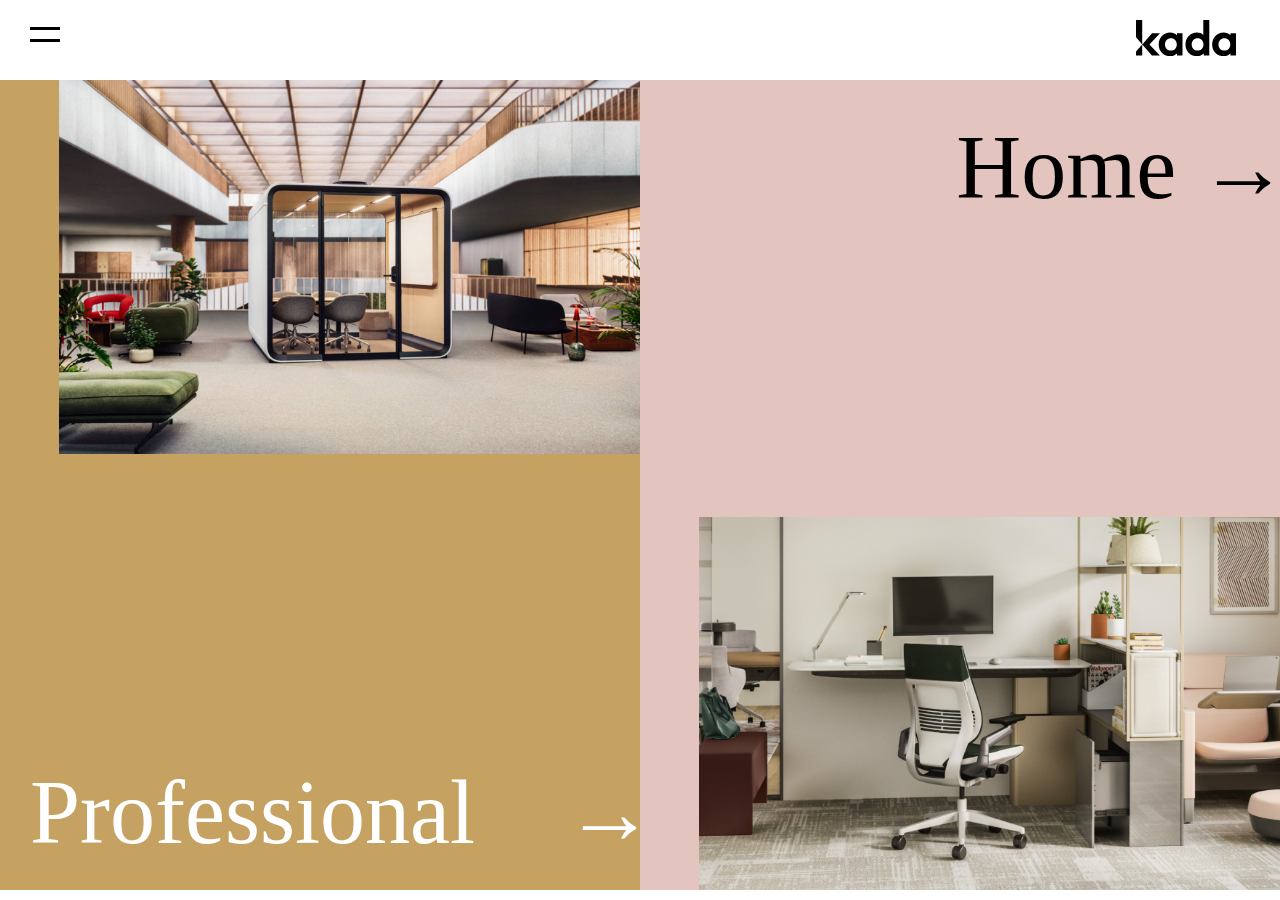
<file: index.html>
<!DOCTYPE html>
<html lang="en">
<head>
    <meta charset="UTF-8">
    <meta name="viewport" content="width=device-width, initial-scale=1.0">
    <title>Commercial and Residential Premium Furniture | Kada</title>

    <!-- Fav-Icon -->
     <link rel="shortcut icon" href="/Assets/Icons/favicon-32x32.webp" type="image/x-icon">

    <!--CSS Link -->
    <link rel="stylesheet" href="/CSS/Main-page css/main.css">
</head>
<body>

    <!-- header (containing the nav) starts here-->
    <header>
        
<!--nav  -->
<nav>
    <menu>
        <li>
            <button id="checkbox"></button>               
            <!-- <label for="checkbox"></label>
            <input type="checkbox" name="" id="checkbox">  -->
        </li>

        <li>
            <a href="">
                <svg version="1.1" id="Layer_1" xmlns="http://www.w3.org/2000/svg" xmlns:xlink="http://www.w3.org/1999/xlink" x="0px" y="0px" width="100px" height="36.2px" viewBox="0 0 100 36.2" style="enable-background:new 0 0 100 36.2;" xml:space="preserve">
<g>
    <path d="M46.5,13.2v22.4H41v-2.1c-1.8,1.7-4.2,2.7-6.9,2.7c-6.5,0-11.4-5.2-11.4-11.8c0-6.6,4.9-11.8,11.4-11.8
        c2.7,0,5.1,1,6.9,2.7v-2.1H46.5z M40.8,24.4c0-3.6-2.5-6.2-5.9-6.2c-3.4,0-5.9,2.7-5.9,6.2c0,3.6,2.5,6.2,5.9,6.2
        C38.3,30.6,40.8,28,40.8,24.4 M73.3,0v35.6h-5.5v-2.1c-1.8,1.7-4.2,2.7-6.9,2.7c-6.5,0-11.4-5.2-11.4-11.8
        c0-6.6,4.9-11.8,11.4-11.8c2.5,0,4.7,0.9,6.4,2.3V0H73.3z M67.5,24.4c0-3.6-2.5-6.2-5.9-6.2c-3.4,0-5.9,2.7-5.9,6.2
        c0,3.6,2.5,6.2,5.9,6.2C65,30.6,67.5,28,67.5,24.4 M100,13.2v22.4h-5.5v-2.1c-1.8,1.7-4.2,2.7-6.9,2.7c-6.5,0-11.4-5.2-11.4-11.8
        c0-6.6,4.9-11.8,11.4-11.8c2.7,0,5.1,1,6.9,2.7v-2.1H100z M94.3,24.4c0-3.6-2.5-6.2-5.9-6.2c-3.4,0-5.9,2.7-5.9,6.2
        c0,3.6,2.5,6.2,5.9,6.2C91.8,30.6,94.3,28,94.3,24.4 M13.4,24.4l10.5,11.2h-8L6.2,24.4L16,13.2h8L13.4,24.4z M0,35.6h6.2V24.4
        L0,31.5V35.6z M0,0v17.3l6.2,7.1V0H0z"></path>
</g>
</svg>

</a>
        </li>
    </menu>
</nav>

<!-- top-Nav -->
 <section id="top-nav">

    <!-- Section containing all the Products -->
     <section class="allProducts">
          <!-- Professional Products -->
<div>
    <h3>Professional Products</h3>
    
    <ul>
        <li><a href="">Online Shop</a></li>
        <li><a href="">Accessories</a></li>
        <li><a href="">Architectural Elements</a></li>
        <li><a href="">Chairs</a></li>
        <li><a href="">Lighting</a></li>
        <li><a href="">Soft Seating</a></li>
        <li><a href="">Storage</a></li>
        <li><a href="">Tables</a></li>
        <li><a href="">Workstations & Desking</a></li>
        <li><a href="">Short Lead</a></li>
        <li><a href="">Clearance Furniture</a></li>
    </ul>
    
    </div>
    
    
    <!-- Brands -->
    <div class="brands">
        <h3>Brands</h3>
        <ul>
            <li><a href="">Actiu</a></li>
            <li><a href="">Artek</a></li>
            <li><a href="">Dauphin</a></li>
            <li><a href="">Framery</a></li>
            <li><a href="">NZ Made</a></li>
            <li><a href="">Schiavello</a></li>
            <li><a href="">Steelcase</a></li>
            <li><a href="">Viccarbe</a></li>
            <li><a href="">Vitra</a></li>
        </ul>
    </div>
    
    <!-- Designers -->
     <div>
        <h3>Designers</h3>
        <ul>
            <li><a href="">Alvar Aalto</a></li>
            <li><a href="">Antonio Citterio</a></li>
            <li><a href="">Edward Barder and Jay</a></li>
            <li><a href="">Osgerby</a></li>
            <li><a href="">Ivan Woods</a></li>
            <li><a href="">Jasper Morrison</a></li>
            <li><a href="">Ronan and Erwan Bourollec</a></li>
            <li><a href="">All Designers</a></li>
           
        </ul>
     </div>
    
     <!-- Kada -->
      <div>
        <h3>Kada</h3>
        <ul>
            <li><a href="">About us</a></li>
            <li><a href="">Team</a></li>
            <li><a href="">Kada Logistics</a></li>
            <li><a href="">Portfolio</a></li>
        </ul>
      </div>
    
      <!-- Contact -->
       <div class="Contact">
           <h3>Contact</h3>
       </div>
    
       <!-- Search -->
        <div>
            <label for="search"></label>
            <input title="Search for:" placeholder="Search" type="search" name="label" id="">
        </div>
      
    
     </section>

     <!-- site mode -->
      <section class="siteMode">
        <p>Site Mode:</p>
        <a href=""><button>Home</button></a>
       <a href=""><button>Professional</button></a> 
      </section>

     </section>
   

    </header>
    <!-- header (containing the nav) ends here-->

<!-- main starts here-->
 <main>

    <!-- Professional section -->
<section class="Professional-section">
    <a href="">
        <img src="./Assets/Images/Main Page Images/Professional-img.jpg" alt="Professional-img.jpg">
        <h2>Professional <span>→</span></h2>
    </a>
</section>

<!-- Home section -->
<section class="Home-section">
    <a href="">
        <h2>Home <span>→</span></h2>
        <img src="./Assets/Images/Main Page Images/Home-img.png" loading="lazy" alt="Home-img.png">
    </a>
</section>

 </main>
<!-- main ends here -->


</body>
</html>
</file>
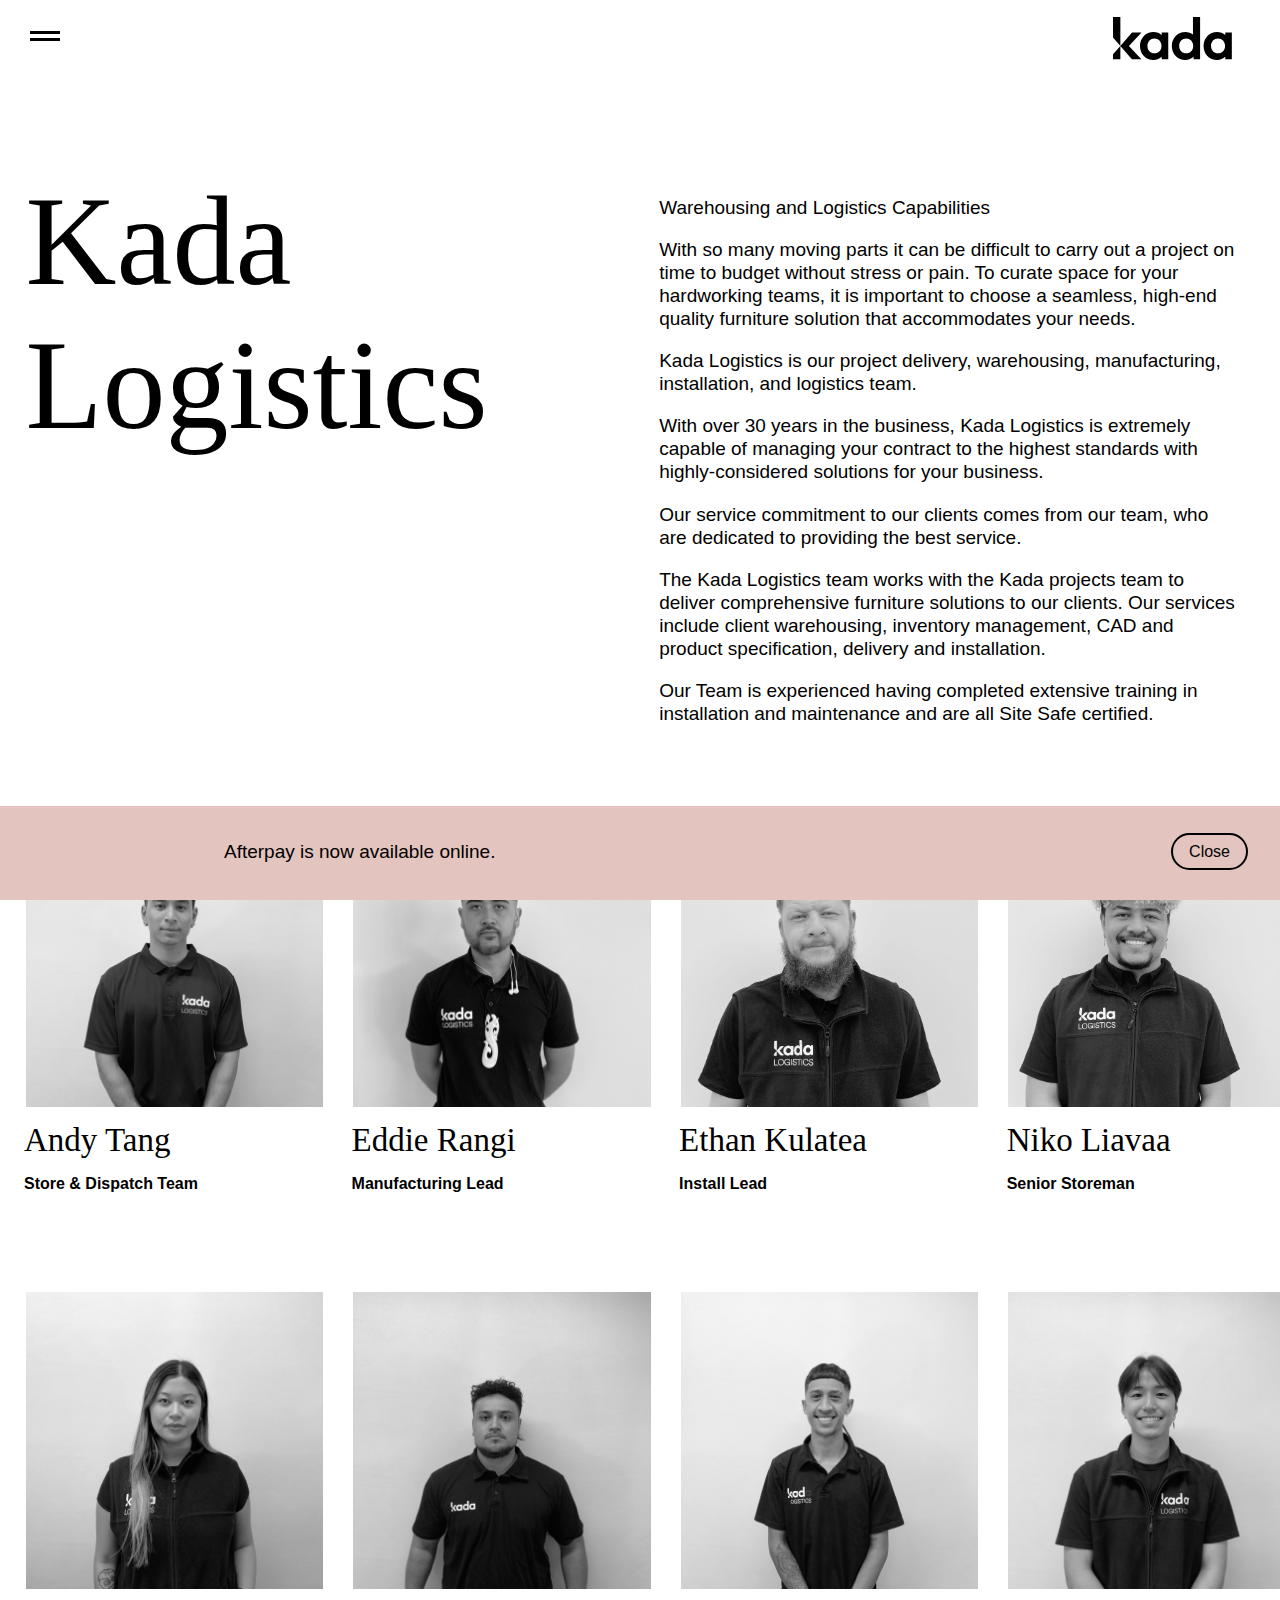
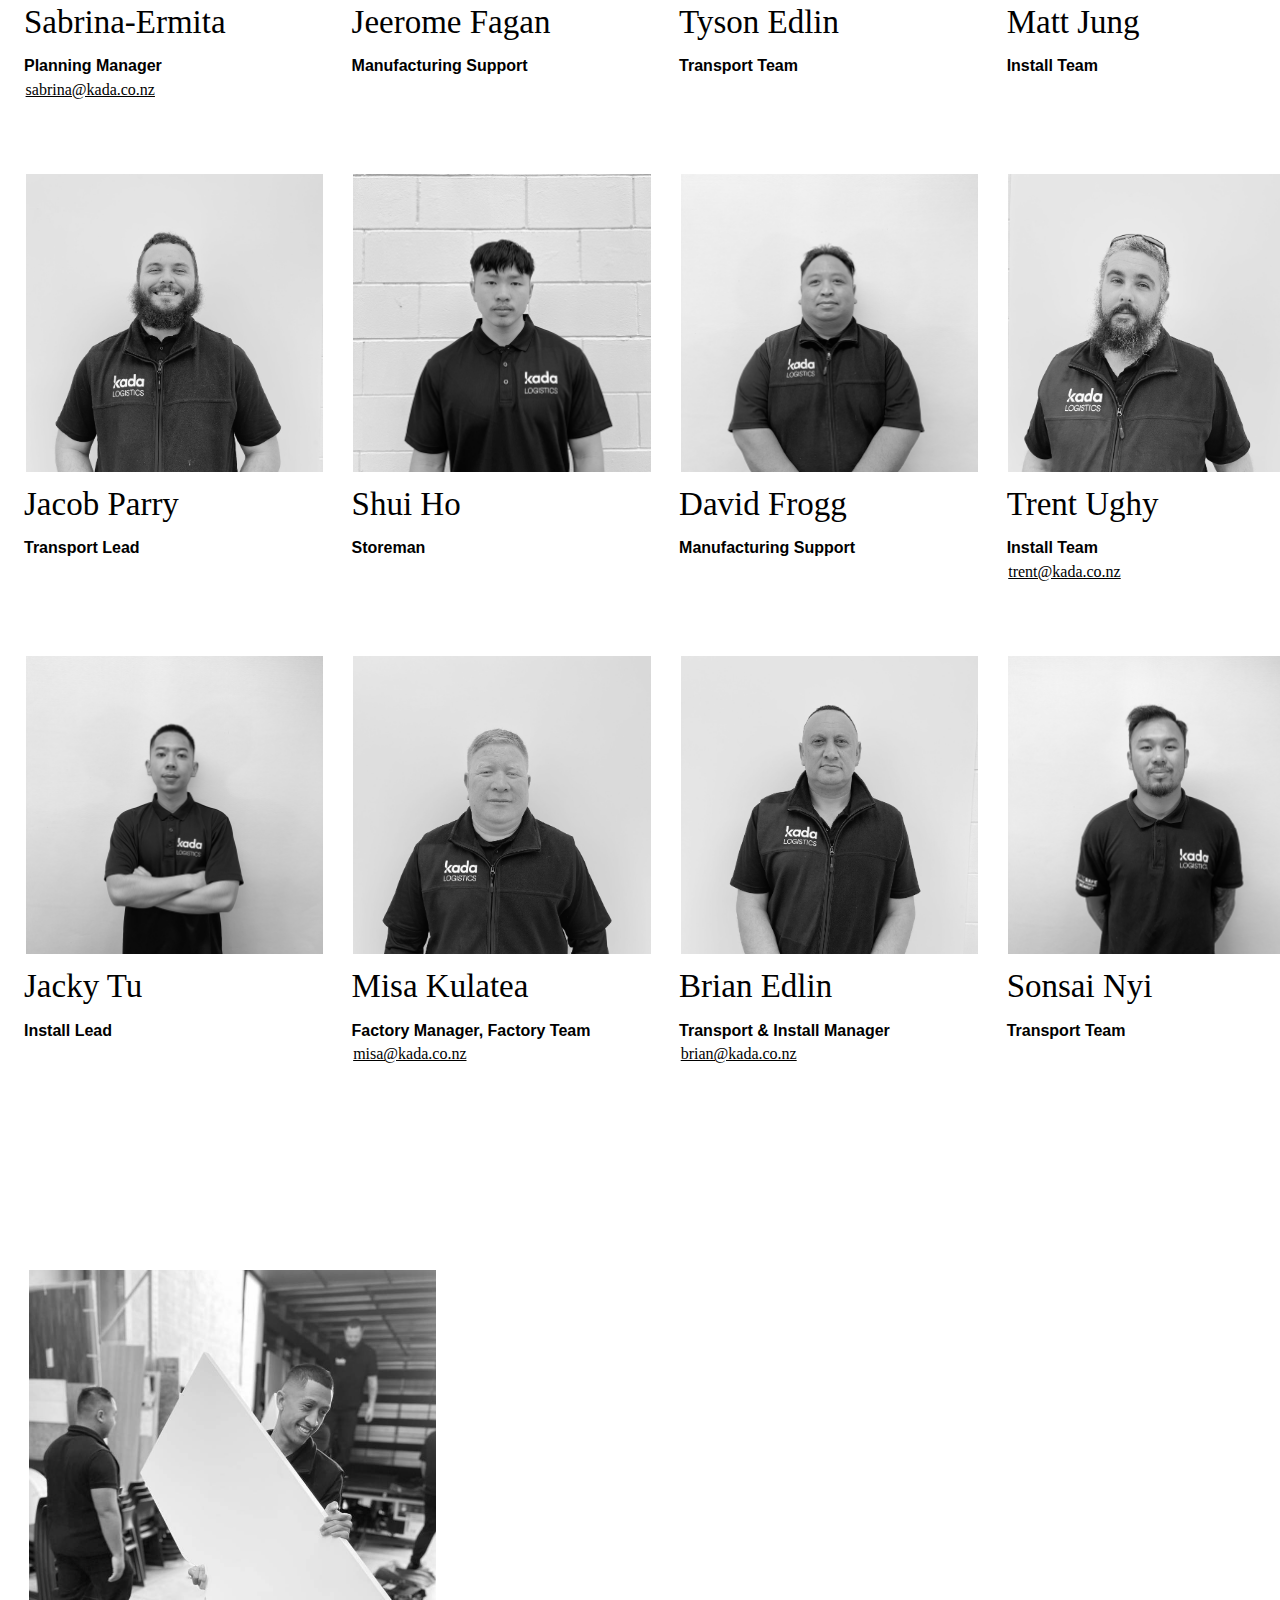
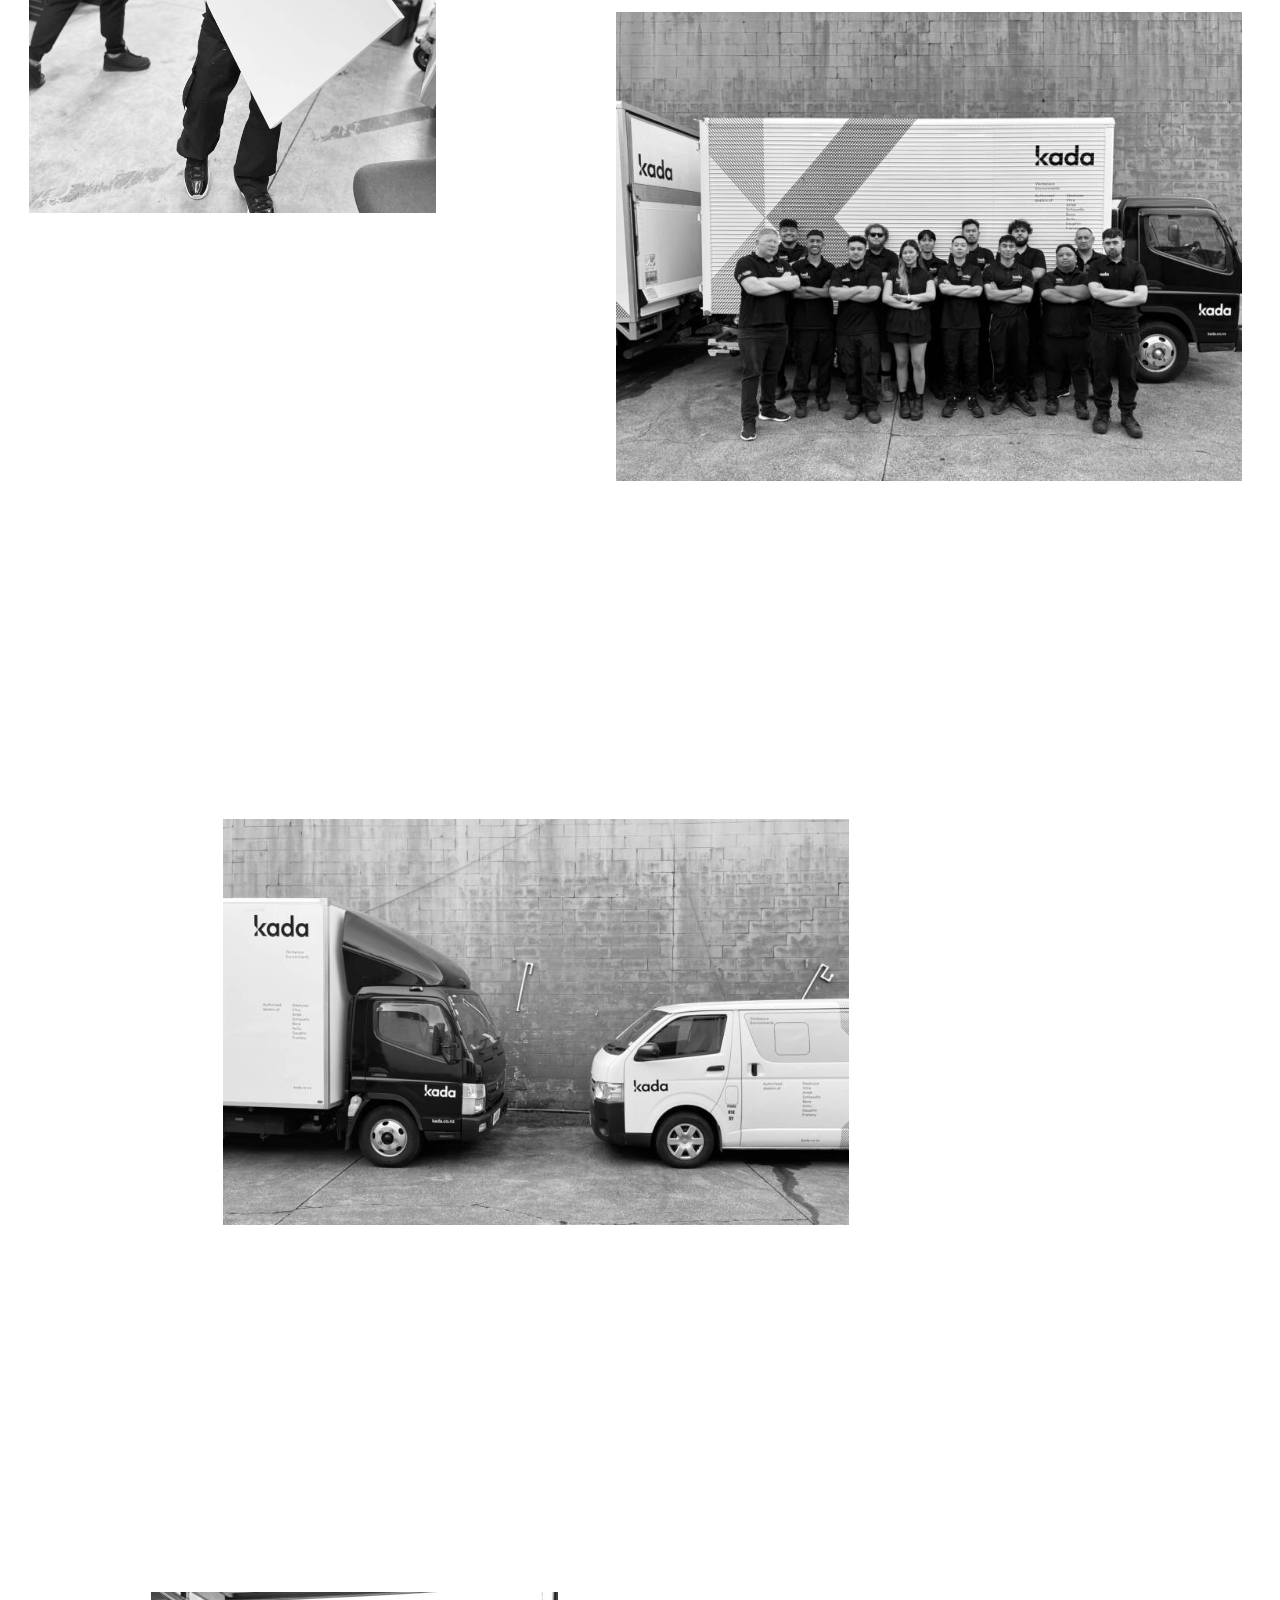
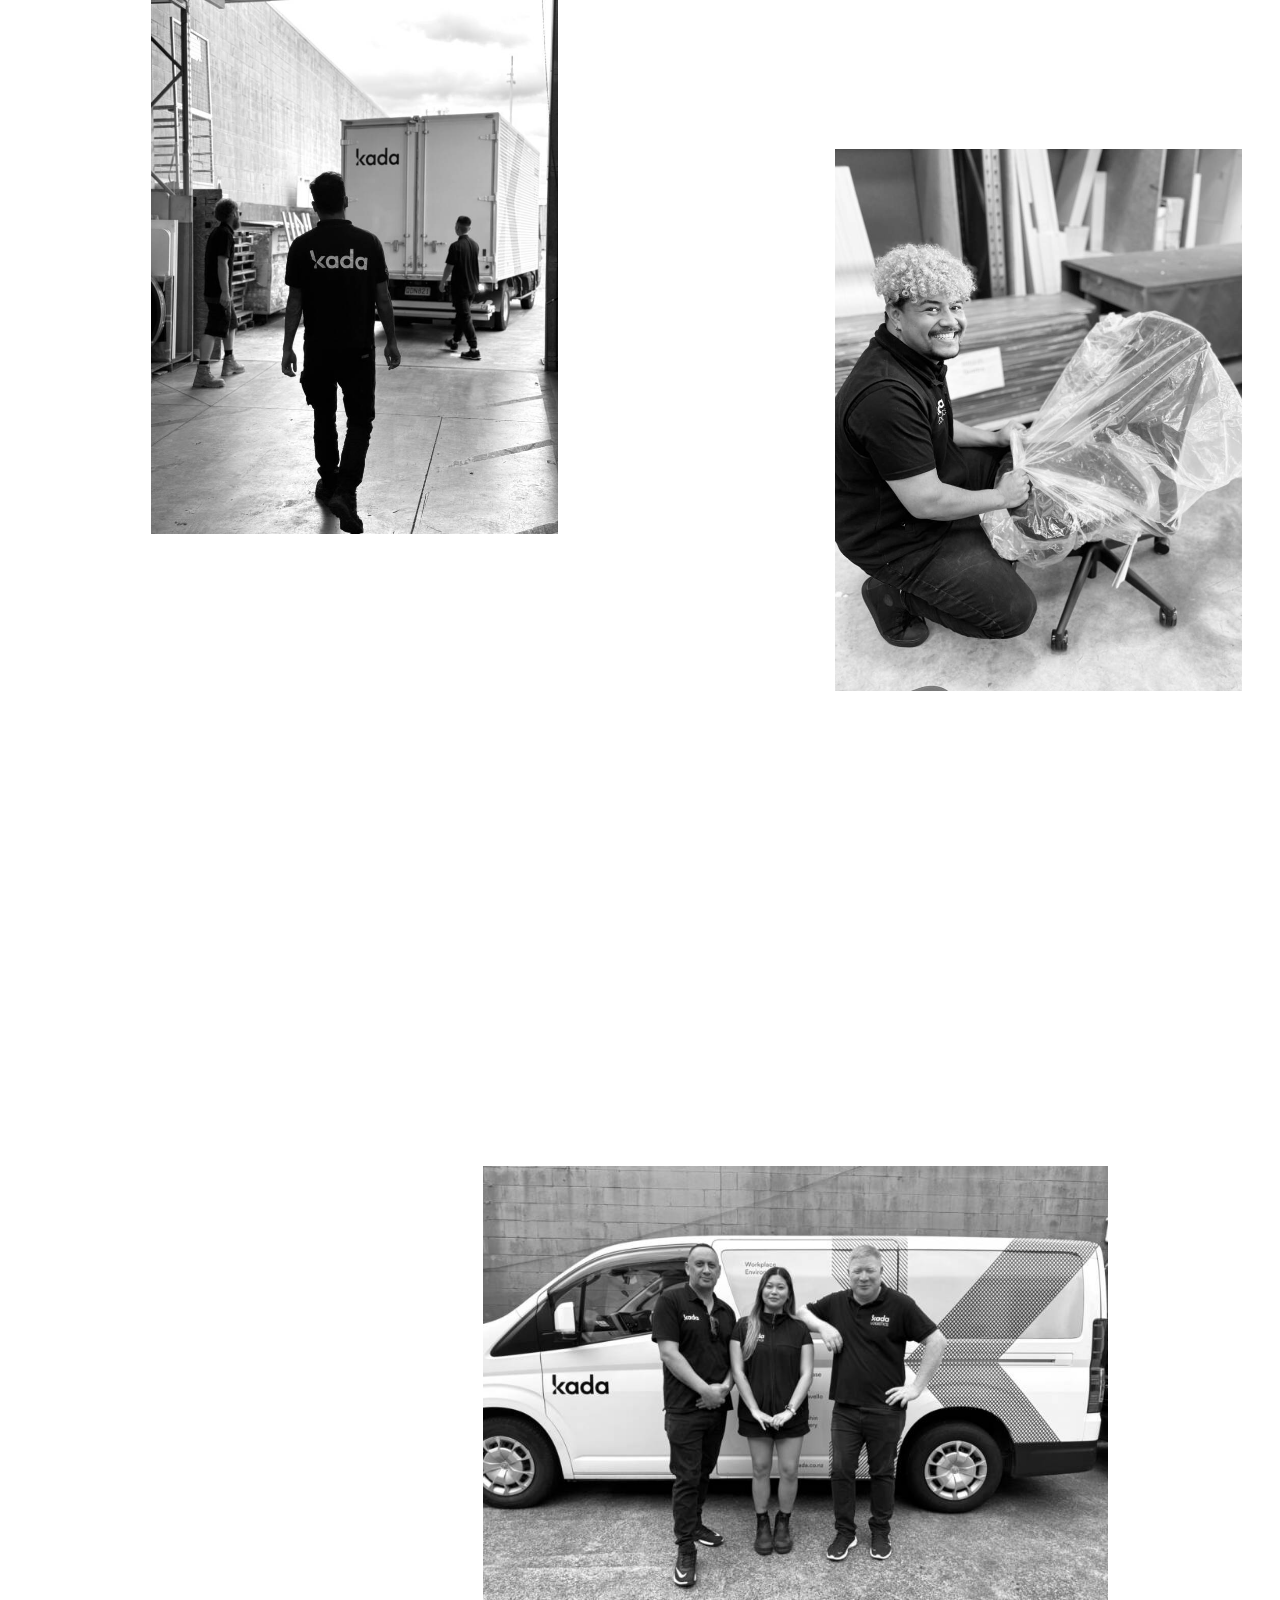
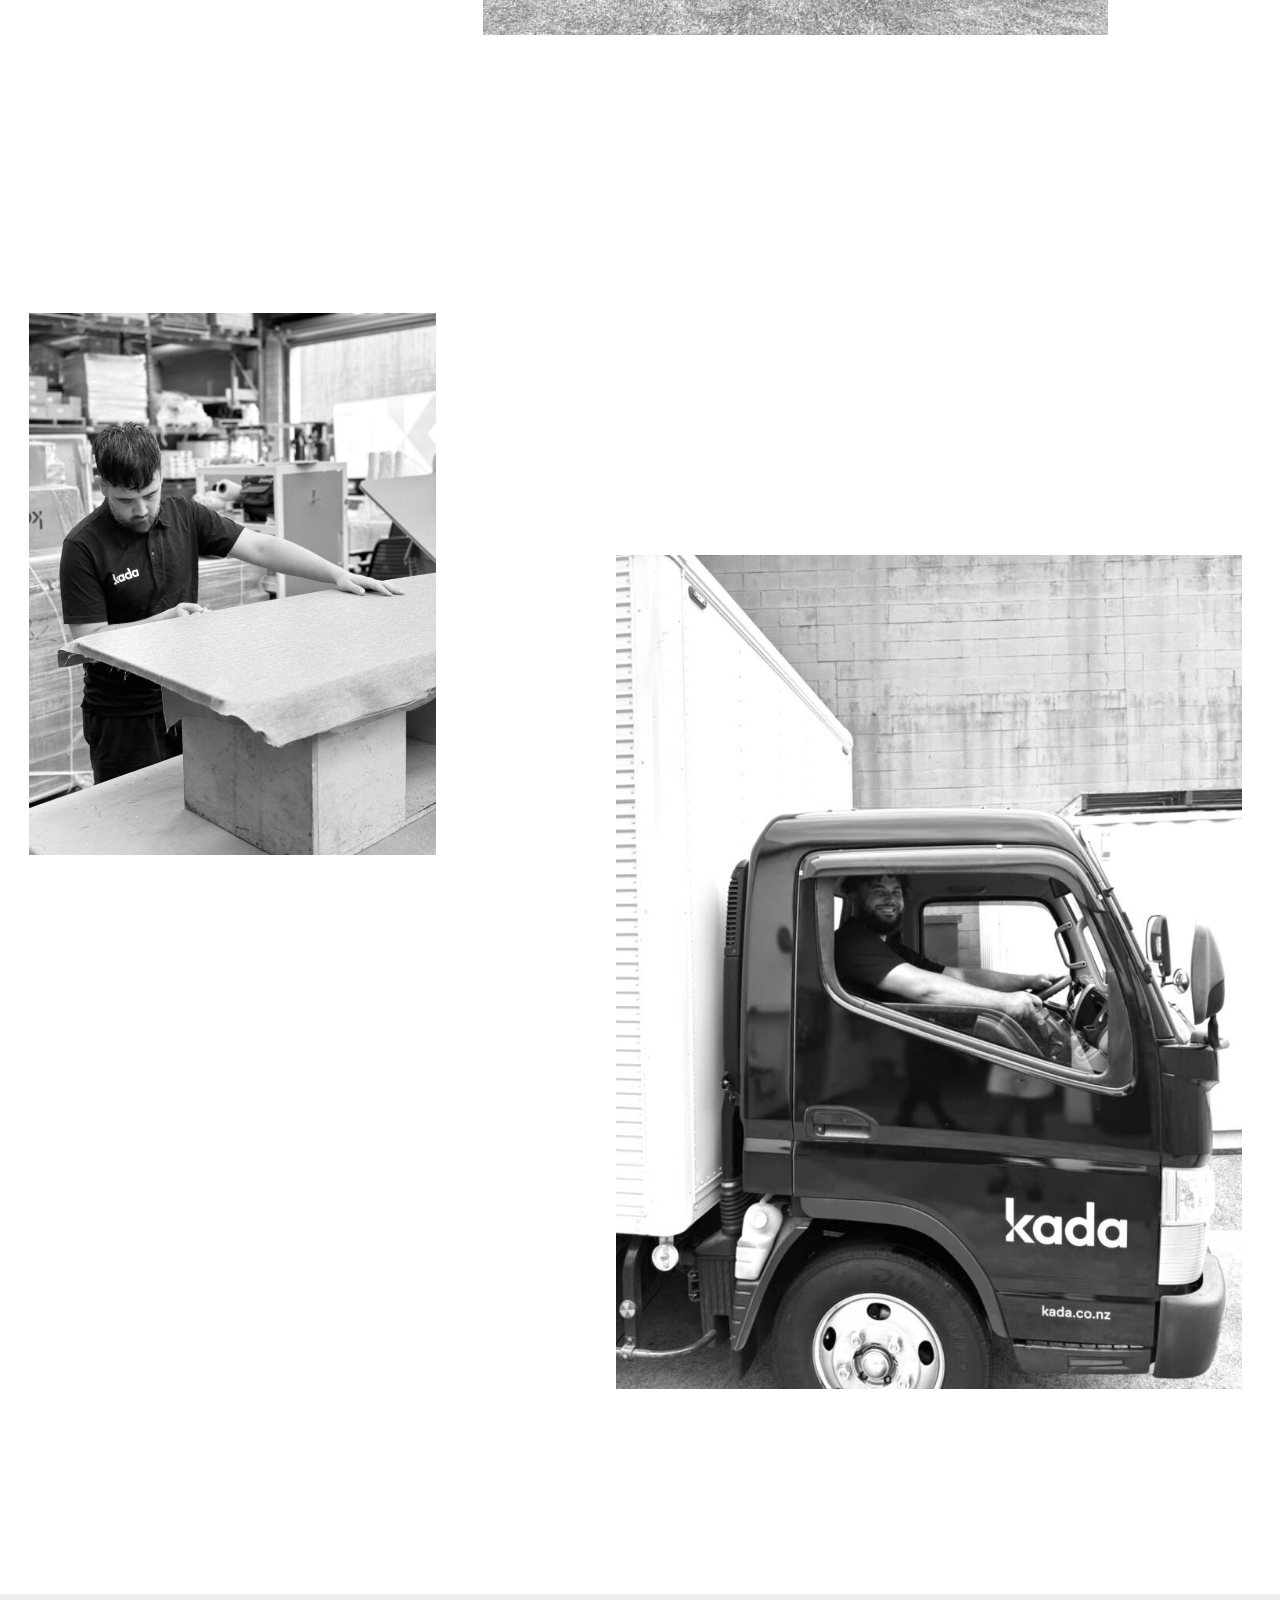
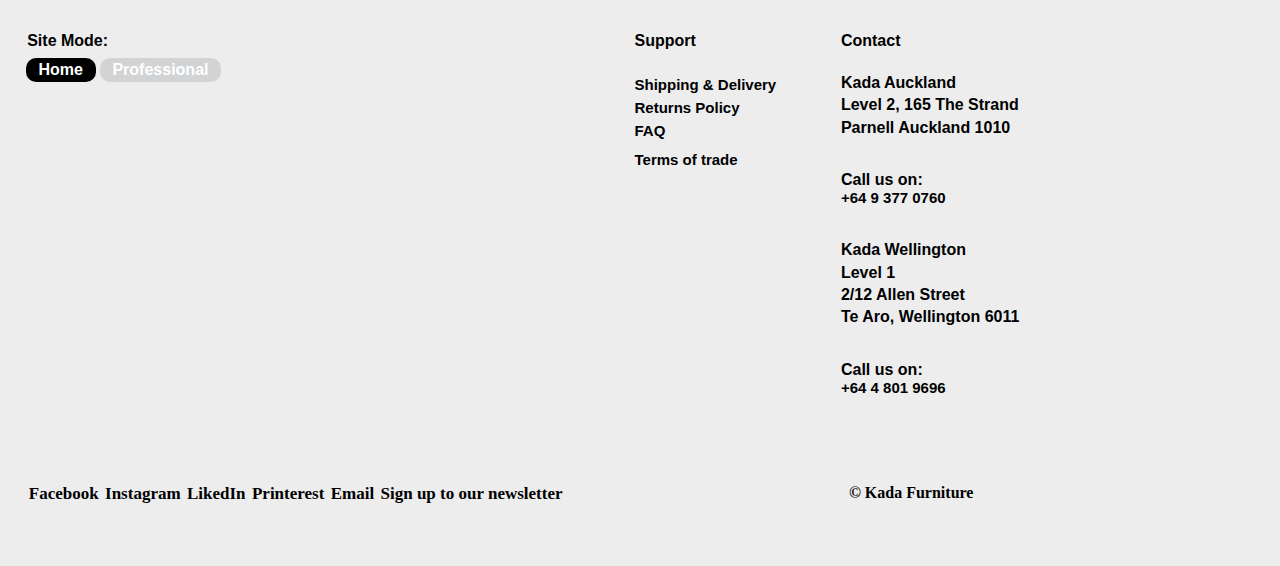
<file: Pages/logistics-page/logistics.html>
<!DOCTYPE html>
<html lang="en">
<head>
<meta charset="UTF-8" />
<meta
name="viewport"
content="width=device-width, initial-scale=1.0" />
<title>Kada Logistics | Kada</title>
<!-- Fav-Icon Link-->
<link
rel="shortcut icon"
href="/Assets/Icons/favicon-32x32.webp"
type="image/x-icon" />

<!-- Functionality CSS -->
<link
rel="stylesheet"
href="/CSS/logistics-css/functionality.css" />

<!-- default CSS -->
<link
rel="stylesheet"
href="/CSS/logistics-css/default.css" />

<!-- smartphone -->
<link
rel="stylesheet"
href="/CSS/logistics-css/smartphone.css"
media="screen and (max-width:480px)" />

<!-- tablets -->
<link
rel="stylesheet"
href="/CSS/logistics-css/tablet.css"
media="screen and (min-width:481px) and (max-width:767px)" />

<!-- desktop -->
<link
rel="stylesheet"
href="/CSS/logistics-css/desktop.css"
media="screen and (min-width:768px) and (max-width:1024px)" />
</head>
<body>


<!-- header (containing the nav) starts here-->
<header>
<!--nav  -->
<nav>
<menu>
<li>
<input
type="checkbox"
name="menu-checkbox"
id="menu-checkbox" />
<label
for="menu-checkbox"
id="menu-bar"></label>
</li>

<!-- top-Nav -->
<li id="top-nav">
<!-- Section containing all the Products -->
<section class="allProducts">
<!-- SiteMode Switcher Products (Home and Professional products) starts here-->
<div class="homeAndProfessionalProducts">
<!-- Home Products starts here -->
<div
class="homeProducts"
id="homeProducts">
<h4>Home Products</h4>
<ul>
<li><a href="">Online Shop</a></li>
<li><a href="">Accessories</a></li>
<li><a href="">Dining & Kitchen</a></li>
<li><a href="">Home Office / Study</a></li>
<li><a href="">Lighting</a></li>
<li><a href="">Living</a></li>
<li><a href="">Short Lead</a></li>
<li><a href="">Clearance Furniture</a></li>
</ul>
</div>
<!-- Home Products ends here -->

<!-- Professional Products starts here-->
<div
class="professionalProducts"
id="professionalProducts">
<h4>Professional Products</h4>

<ul>
<li><a href="">Online Shop</a></li>
<li><a href="">Accessories</a></li>
<li><a href="">Architectural Elements</a></li>
<li><a href="">Chairs</a></li>
<li><a href="">Lighting</a></li>
<li><a href="">Soft Seating</a></li>
<li><a href="">Storage</a></li>
<li><a href="">Tables</a></li>
<li><a href="">Workstations & Desking</a></li>
<li><a href="">Short Lead</a></li>
<li><a href="">Clearance Furniture</a></li>
</ul>
</div>
<!-- Professional Products ends here-->
</div>
<!-- SiteMode Switcher Products ends here-->

<!-- Other Products starts here -->
<div class="otherProducts">
<!-- Brands -->
<div class="brands">
<h4>Brands</h4>
<ul>
<li><a href="">Actiu</a></li>
<li><a href="">Artek</a></li>
<li><a href="">Dauphin</a></li>
<li><a href="">Framery</a></li>
<li><a href="">NZ Made</a></li>
<li><a href="">Schiavello</a></li>
<li><a href="">Steelcase</a></li>
<li><a href="">Viccarbe</a></li>
<li><a href="">Vitra</a></li>
</ul>
</div>

<!-- Designers -->
<div>
<h4>Designers</h4>
<ul>
<li><a href="">Alvar Aalto</a></li>
<li><a href="">Antonio Citterio</a></li>
<li>
<a href=""
>Edward Barder <br />
and Jay</a
>
</li>
<li><a href="">Osgerby</a></li>
<li><a href="">Ivan Woods</a></li>
<li><a href="">Jasper Morrison</a></li>
<li><a href="">Ronan and Erwan Bourollec</a></li>
<li><a href="">All Designers</a></li>
</ul>
</div>

<!-- Kada -->
<div>
<h4>Kada</h4>
<ul>
<li><a href="">About us</a></li>
<li><a href="">Team</a></li>
<li><a href="/Pages/logistics-page/logistics.html">Kada Logistics</a></li>
<li><a href="">Portfolio</a></li>
</ul>
</div>

<!-- Contact -->
<div class="Contact">
<h4>Contact</h4>
</div>

<!-- Search -->
<div>
<label for="search"></label>
<input
title="Search for:"
placeholder="Search"
type="search"
name="label"
id="" />
</div>
</div>
<!-- Other Products ends here -->
</section>

<!-- site mode -->
<section class="siteMode">
<p>Site Mode:</p>
<label
for="homeMode"
class="homeMode"
id="homeModeBtn"
>Home</label
>
<input
type="radio"
name="siteModeSwitcher"
checked
id="homeMode" />

<label
for="professionalMode"
class="professionalMode"
id="professionalModeBtn"
>Professional</label
>
<input
type="radio"
name="siteModeSwitcher"
id="professionalMode" />
</section>
</li>

<li id="logo">
<a href="/index.html">
<svg
version="1.1"
id="Layer_1"
xmlns="http://www.w3.org/2000/svg"
xmlns:xlink="http://www.w3.org/1999/xlink"
x="0px"
y="0px"
width="100px"
height="36.2px"
viewBox="0 0 100 36.2"
style="enable-background: new 0 0 100 36.2"
xml:space="preserve">
<g>
<path
d="M46.5,13.2v22.4H41v-2.1c-1.8,1.7-4.2,2.7-6.9,2.7c-6.5,0-11.4-5.2-11.4-11.8c0-6.6,4.9-11.8,11.4-11.8
                c2.7,0,5.1,1,6.9,2.7v-2.1H46.5z M40.8,24.4c0-3.6-2.5-6.2-5.9-6.2c-3.4,0-5.9,2.7-5.9,6.2c0,3.6,2.5,6.2,5.9,6.2
                C38.3,30.6,40.8,28,40.8,24.4 M73.3,0v35.6h-5.5v-2.1c-1.8,1.7-4.2,2.7-6.9,2.7c-6.5,0-11.4-5.2-11.4-11.8
                c0-6.6,4.9-11.8,11.4-11.8c2.5,0,4.7,0.9,6.4,2.3V0H73.3z M67.5,24.4c0-3.6-2.5-6.2-5.9-6.2c-3.4,0-5.9,2.7-5.9,6.2
                c0,3.6,2.5,6.2,5.9,6.2C65,30.6,67.5,28,67.5,24.4 M100,13.2v22.4h-5.5v-2.1c-1.8,1.7-4.2,2.7-6.9,2.7c-6.5,0-11.4-5.2-11.4-11.8
                c0-6.6,4.9-11.8,11.4-11.8c2.7,0,5.1,1,6.9,2.7v-2.1H100z M94.3,24.4c0-3.6-2.5-6.2-5.9-6.2c-3.4,0-5.9,2.7-5.9,6.2
                c0,3.6,2.5,6.2,5.9,6.2C91.8,30.6,94.3,28,94.3,24.4 M13.4,24.4l10.5,11.2h-8L6.2,24.4L16,13.2h8L13.4,24.4z M0,35.6h6.2V24.4
                L0,31.5V35.6z M0,0v17.3l6.2,7.1V0H0z"></path>
</g>
</svg>
</a>
</li>
</menu>
</nav>
</header>
<!-- header ends here-->

<!-- Main starts here -->
<main>

<!-- After Pay Section starts here -->
<section
class="afterPaySection"
id="afterPaySection">
<div class="afterPayText">
<p>Afterpay is now available online.</p>

<div>
<label for="close-checkbox"> Close </label>
<input
type="checkbox"
name=""
id="close-checkbox" />
</div>
</div>
</section>
<!-- After Pay Section ends here -->

<!-- Logistics section starts here -->
<section class="logistics">
<h2>Kada Logistics</h2>

<div>
<p>Warehousing and Logistics Capabilities</p>
<p>
With so many moving parts it can be difficult to carry out a project on time to budget without
stress or pain. To curate space for your hardworking teams, it is important to choose a seamless,
high-end quality furniture solution that accommodates your needs.
</p>

<p>
Kada Logistics is our project delivery, warehousing, manufacturing, installation, and logistics
team.
</p>

<p>
With over 30 years in the business, Kada Logistics is extremely capable of managing your contract to
the highest standards with highly-considered solutions for your business.
</p>

<p>
Our service commitment to our clients comes from our team, who are dedicated to providing the best
service.
</p>

<p>
The Kada Logistics team works with the Kada projects team to deliver comprehensive furniture
solutions to our clients. Our services include client warehousing, inventory management, CAD and
product specification, delivery and installation.
</p>

<p>
Our Team is experienced having completed extensive training in installation and maintenance and are
all Site Safe certified.
</p>
</div>
</section>
<!-- Logistics section ends here -->

<!-- Kada Personalities section starts here -->
<section class="kada-personalities">
<div class="cards">
<img
src="/Assets/Images/logistics-images/logistics-worker-images/Andy-Tang.png"
alt="Andy-Tang.png" />
<p class="card-name">Andy Tang</p>
<p class="role">Store & Dispatch Team</p>
</div>

<div class="cards">
<img
src="/Assets/Images/logistics-images/logistics-worker-images/Eddi-Rangi.png"
alt="Eddi-Rangi.png" />
<p class="card-name">Eddie Rangi</p>
<p class="role">Manufacturing Lead</p>
</div>

<div class="cards">
<img
src="/Assets/Images/logistics-images/logistics-worker-images/Ethan-Kulatea.jpg"
alt="Ethan-Kulatea.jpg" />
<p class="card-name">Ethan Kulatea</p>
<p class="role">Install Lead</p>
</div>

<div class="cards">
<img
src="/Assets/Images/logistics-images/logistics-worker-images/Niko-Liavaa.jpg"
alt="Niko-Liavaa.jpg" />
<p class="card-name">Niko Liavaa</p>
<p class="role">Senior Storeman</p>
</div>

<div class="cards">
<img
src="/Assets/Images/logistics-images/logistics-worker-images/Sabrina-Ermita.png"
alt="Sabrina-Ermita.png" />
<p class="card-name">Sabrina-Ermita</p>
<p class="role">Planning Manager</p>
<a href="">sabrina@kada.co.nz</a>
</div>

<div class="cards">
<img
src="/Assets/Images/logistics-images/logistics-worker-images/Jeerome-Fagan.png"
alt="Jerome Fagan.png" />
<p class="card-name">Jeerome Fagan</p>
<p class="role">Manufacturing Support</p>
</div>

<div class="cards">
<img
src="/Assets/Images/logistics-images/logistics-worker-images/Tyson-Edlin.png"
alt="Tyson Edlin.png" />
<p class="card-name">Tyson Edlin</p>
<p class="role">Transport Team</p>
</div>

<div class="cards">
<img
src="/Assets/Images/logistics-images/logistics-worker-images/Matt-Jung.png"
alt="Matt-Jung.png" />
<p class="card-name">Matt Jung</p>
<p class="role">Install Team</p>
</div>

<div class="cards">
<img
src="/Assets/Images/logistics-images/logistics-worker-images/Jacob-Parry.jpg"
alt="Jacob-Parry.jpg" />
<p class="card-name">Jacob Parry</p>
<p class="role">Transport Lead</p>
</div>

<div class="cards">
<img
src="/Assets/Images/logistics-images/logistics-worker-images/Shui-Ho.png"
alt="Shui-Ho.png" />
<p class="card-name">Shui Ho</p>
<p class="role">Storeman</p>
</div>

<div class="cards">
<img
src="/Assets/Images/logistics-images/logistics-worker-images/David-Kanthavong.png"
alt="David-Kanthavong.png" />
<p class="card-name">David Frogg </p>
<p class="role">Manufacturing Support</p>
</div>

<div class="cards">
<img
src="/Assets/Images/logistics-images/logistics-worker-images/Trent-Ughy.jpg"
alt="Trent-Ughy.jpg" />
<p class="card-name">Trent Ughy</p>
<p class="role">Install Team</p>
<a href="">trent@kada.co.nz</a>
</div>

<div class="cards">
<img
src="/Assets/Images/logistics-images/logistics-worker-images/Jacky-Tu.png"
alt="Jacky-Tu.png" />
<p class="card-name">Jacky Tu</p>
<p class="role">Install Lead</p>
</div>

<div class="cards">
<img
src="/Assets/Images/logistics-images/logistics-worker-images/Misa-Kulatea.jpg"
alt="Misa-Kulatea.jpg" />
<p class="card-name">Misa Kulatea</p>
<p class="role">Factory Manager, Factory Team</p>
<a href="">misa@kada.co.nz</a>
</div>

<div class="cards">
<img
src="/Assets/Images/logistics-images/logistics-worker-images/Brian-Edlin.jpg"
alt="Brian-Edlin.jpg" />
<p class="card-name">Brian Edlin</p>
<p class="role">Transport & Install Manager</p>
<a href="">brian@kada.co.nz</a>
</div>

<div class="cards">
<img
src="/Assets/Images/logistics-images/logistics-worker-images/Sonsai-Nyi.png"
alt="Sonsai-Nyi.png" />
<p class="card-name">Sonsai Nyi</p>
<p class="role">Transport Team</p>
</div>
</section>
<!-- Kada Personalities section ends here -->

<!-- Gallery Section starts here -->
<section class="Galleries">
<!-- Fisrt Gallery starts here -->
<div class="first-galerry">
<img
src="/Assets/Images/logistics-images/logistics-galleries/Image-one.jpg"
alt="Image-one.jpg" />
<img
src="/Assets/Images/logistics-images/logistics-galleries/image-two.jpeg"
alt="image-two.jpeg" />
</div>
<!-- First Gallery ends here -->

<!-- second gallery starts here  -->
<div class="second-gallery">
<img
src="/Assets/Images/logistics-images/logistics-galleries/image-three.jpg"
alt="image-three.jpg"
class="second-gallery-image" />
</div>
<!-- second gallery starts here  -->

<!-- third-gallery starts here -->
<div class="third-gallery">
<img
src="/Assets/Images/logistics-images/logistics-galleries/image-four.jpeg"
alt="image-four.jpeg" />
<img
src="/Assets/Images/logistics-images/logistics-galleries/image.-five.jpg"
alt="image.-five.jpg" />
</div>
<!-- third-gallery stops here -->

<!-- fourth gallery starts here  -->
<div class="fourth-gallery">
<img
src="/Assets/Images/logistics-images/logistics-galleries/image-six.jpeg"
alt="image-six.jpeg" />
</div>
<!-- fourth gallery starts here  -->

<div class="fifth-gallery">
<img
src="/Assets/Images/logistics-images/logistics-galleries/image-seven.jpeg"
alt="image-seven.jpeg" />
<img
src="/Assets/Images/logistics-images/logistics-galleries/image-eight.jpeg"
alt="image-eight.jpeg" />
</div>
</section>
<!-- Gallery Section starts here -->
 
</main>
<!-- Main ends here -->

<!-- footer starts here -->
<footer>
<!-- section one  containing: Site mode, support and contact starts here-->
<section class="section-one">
<!-- Site Mode div starts here -->
<div>
<p class="site-mode" >Site Mode:</p>

<label
for="Home-radio"
class="Home-btn"
id="Home-btn"
>Home</label
>
<input
type="radio"
name="selection-checkbox"
id="Home-radio" />

<label
for="Professional-radio"
class="Professional-btn"
id="Professional-btn"
>Professional</label
>
<input
type="radio"
name="selection-checkbox"
id="Professional-radio" />
</div>
<!-- Site Mode div ends here -->

<!-- support and contact details section starts here -->
<section class="support-and-contact-section">
<!-- support details -->
<div class="support-details">
<p>Support</p>
<ul>
<li><a href="">Shipping & Delivery</a></li>
<li><a href="">Returns Policy</a></li>
<li><a href="">FAQ</a></li>
<li><a href="">Terms of trade</a></li>
</ul>
</div>

<!-- contact details-->
<div class="contact-details">
<p>Contact</p>
<ul>
<li>
<address>
Kada Auckland <br />
Level 2, 165 The Strand <br />
Parnell Auckland 1010
</address>
</li>

<li>
Call us on: <br />
<a href="+64 9 377 0760">+64 9 377 0760</a>
</li>

<li>
<address>
Kada Wellington <br />
Level 1 <br />
2/12 Allen Street <br />
Te Aro, Wellington 6011
</address>
</li>

<li>
Call us on: <br />
<a href="+64 4 801 9696">+64 4 801 9696</a>
</li>
</ul>
</div>
</section>
<!-- support and contact details section ends here -->
</section>
<!-- section one  ends here -->

<!-- section two containing: Social handles, newsPaper and copyright starts here -->
<section class="section-two">
<ul>
<li><a href="">Facebook</a></li>
<li><a href="">Instagram</a></li>
<li><a href="">LikedIn</a></li>
<li><a href="">Printerest</a></li>
<li><a href="">Email</a></li>
<li><a href="">Sign up to our newsletter</a></li>
</ul>

<p>&copy; Kada Furniture</p>
</section>
<!-- section two ends here -->
</footer>
<!-- footer ends here -->

<script src="/javaScript/logistics.js"></script>
</body>
</html>
</file>
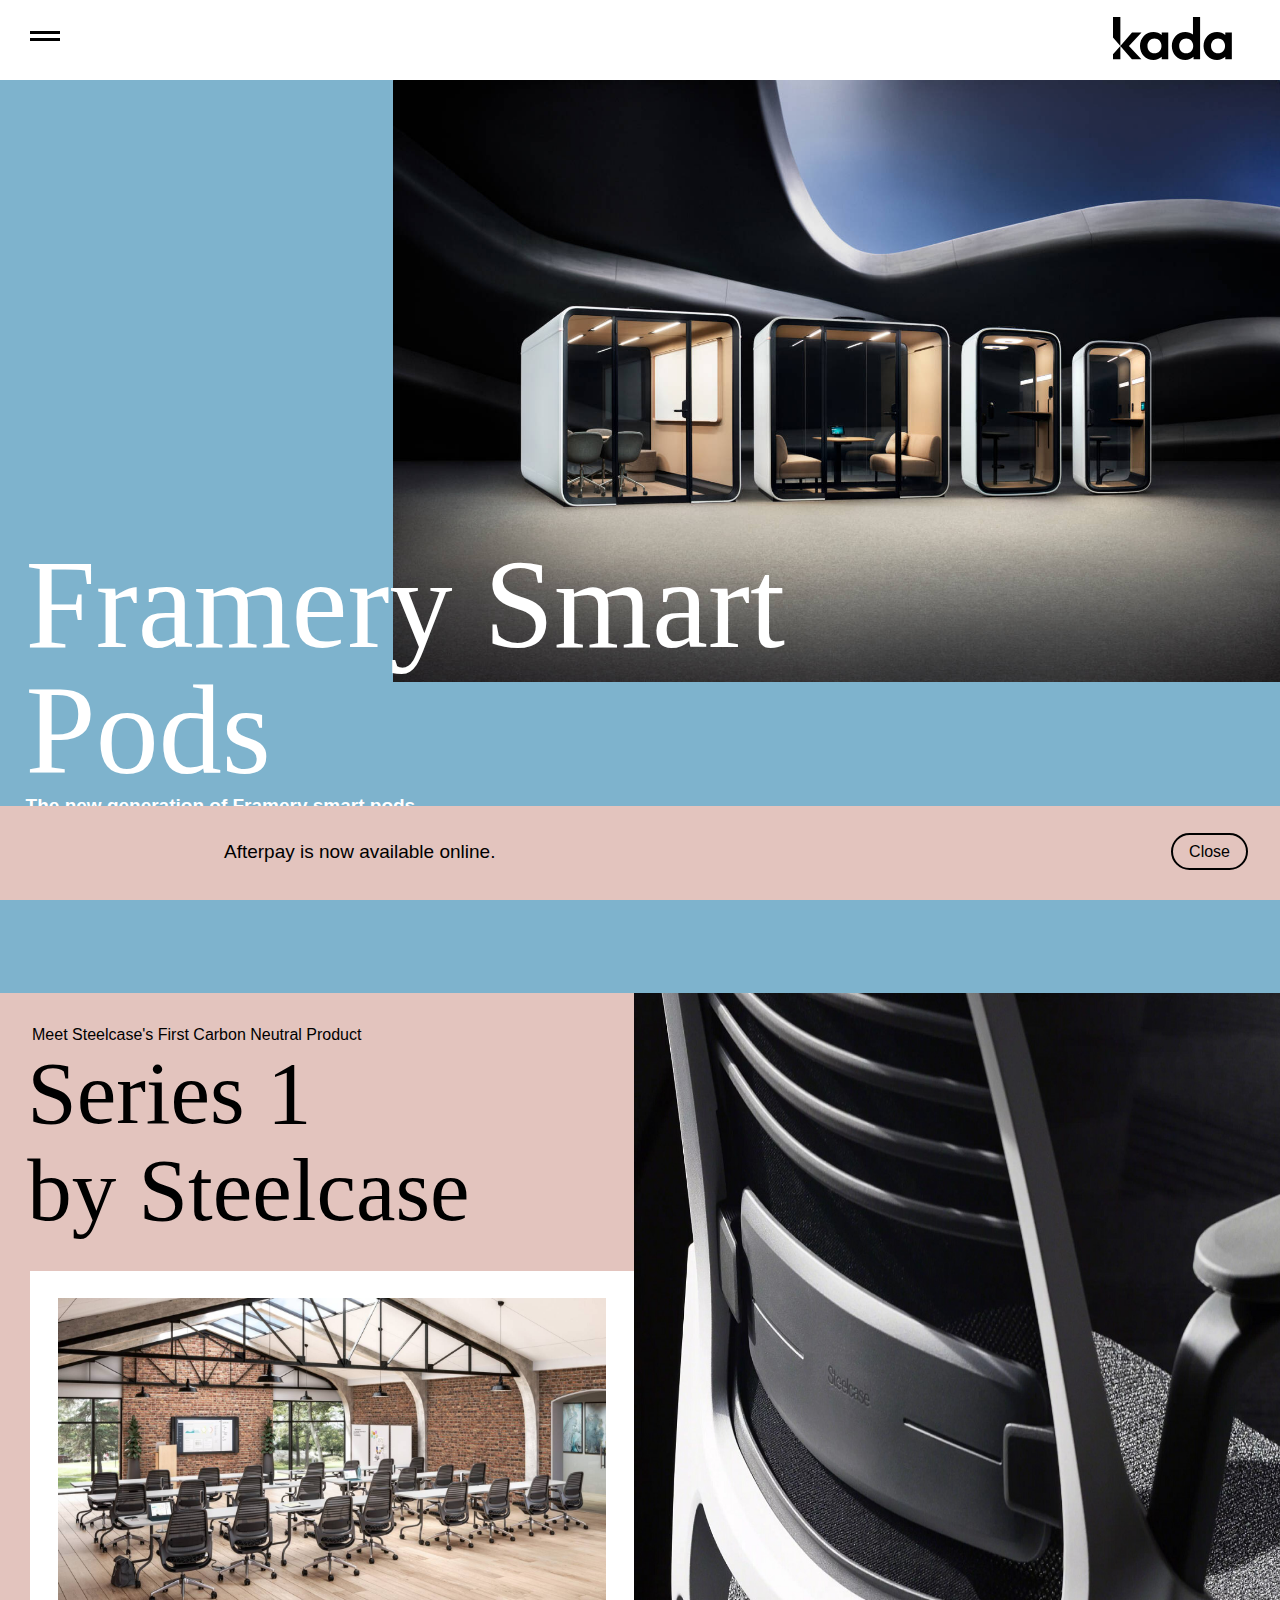
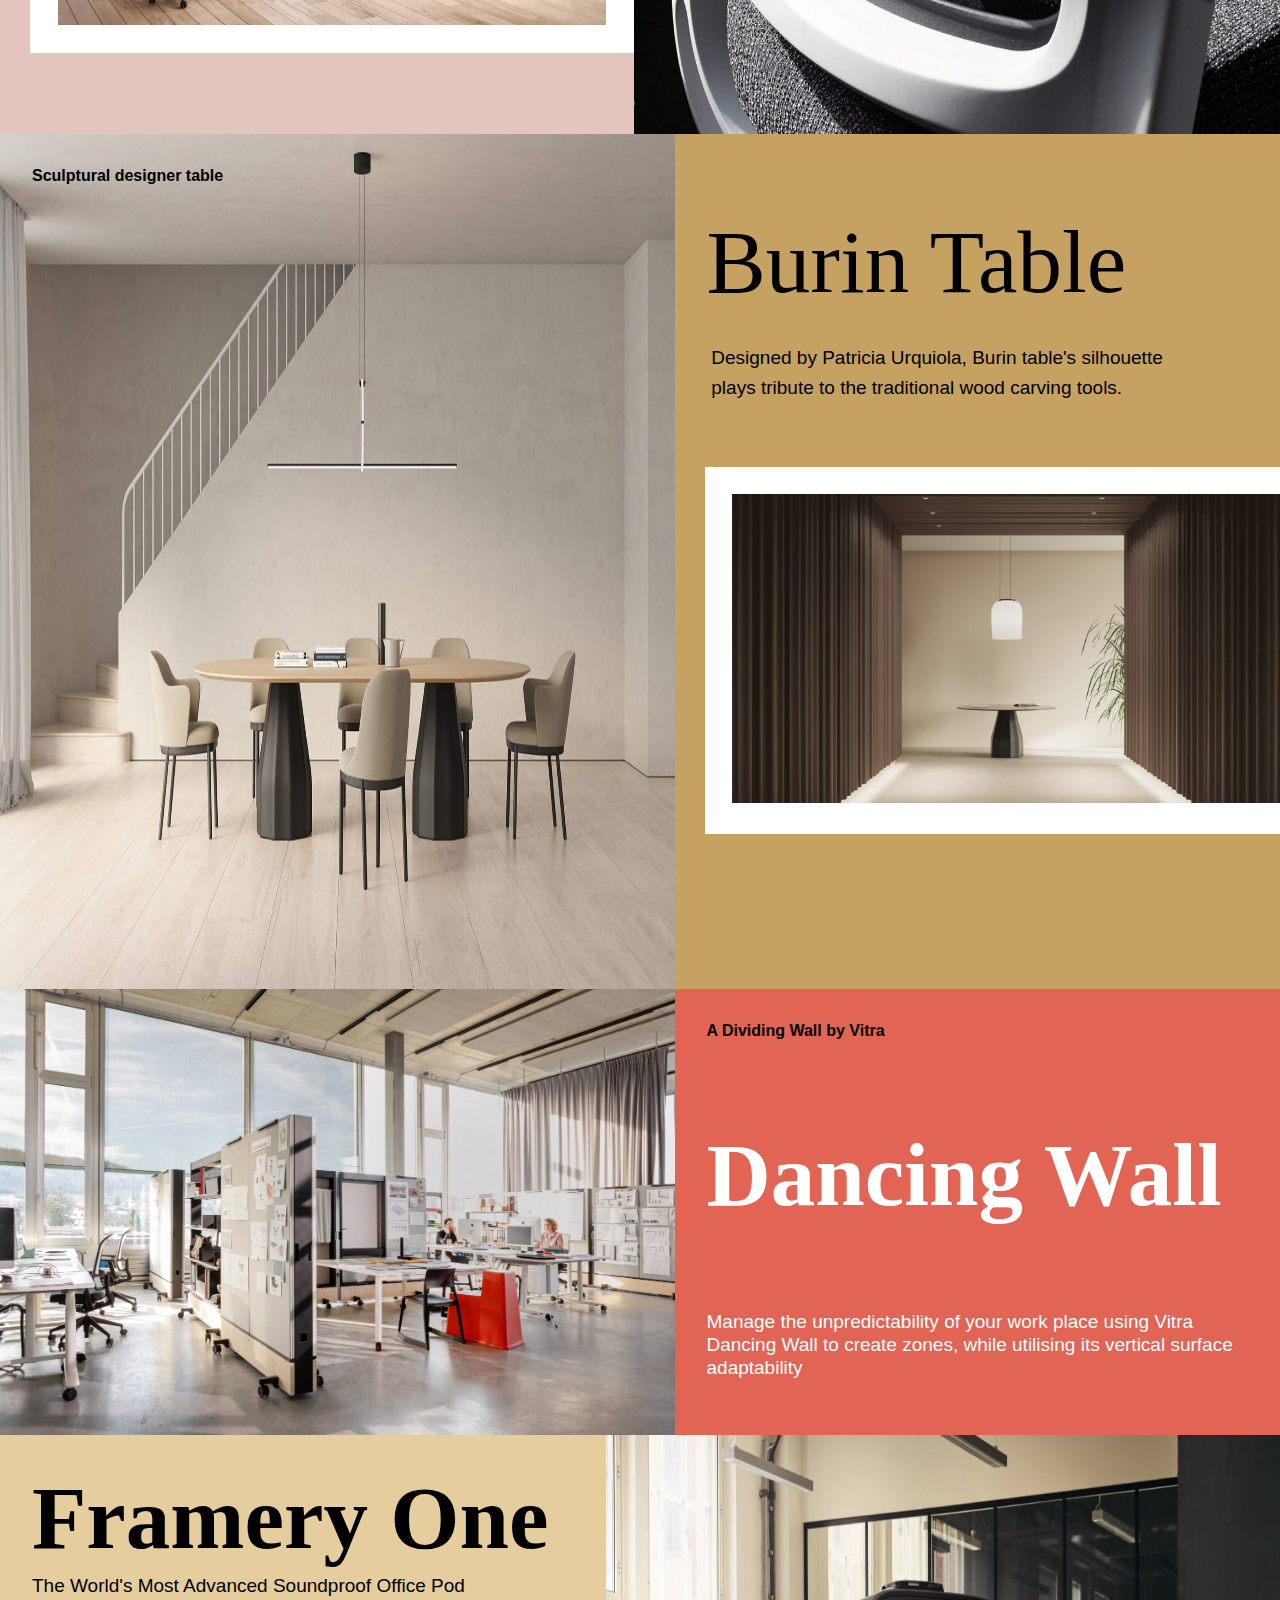
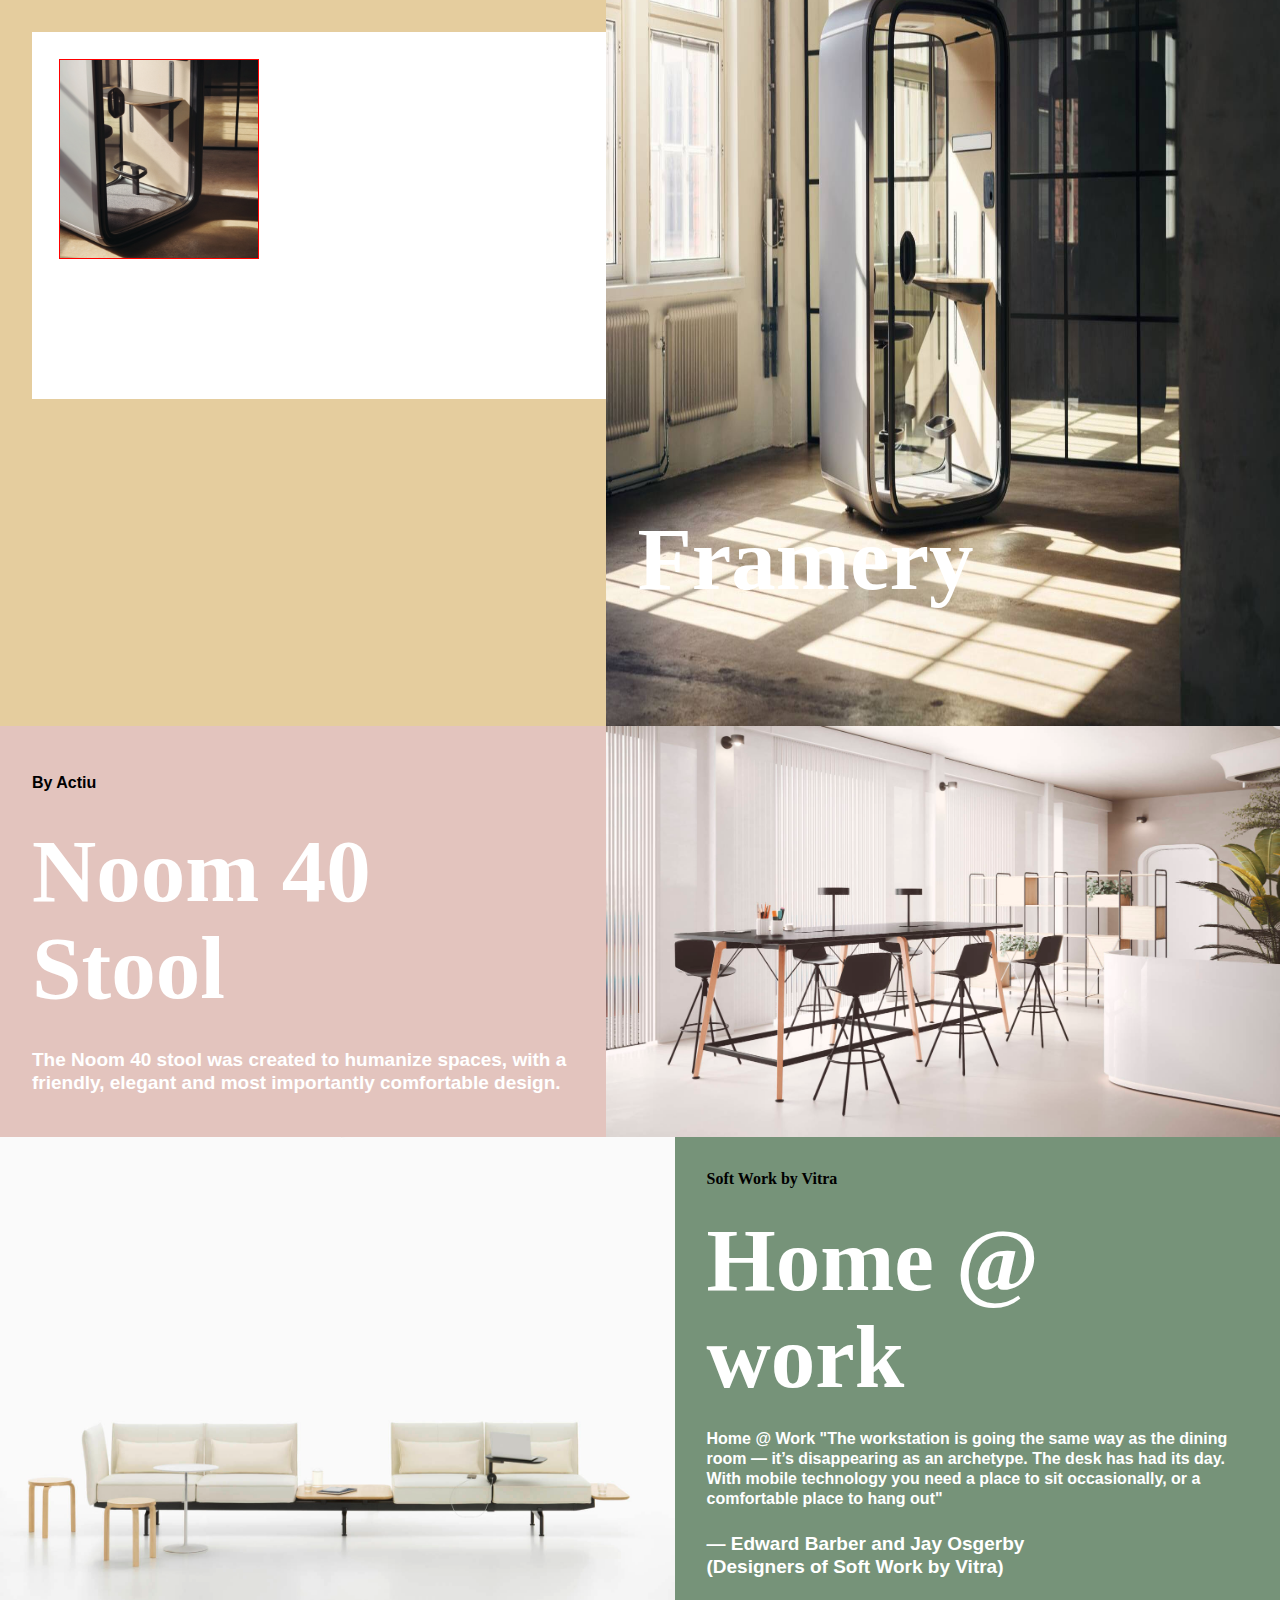
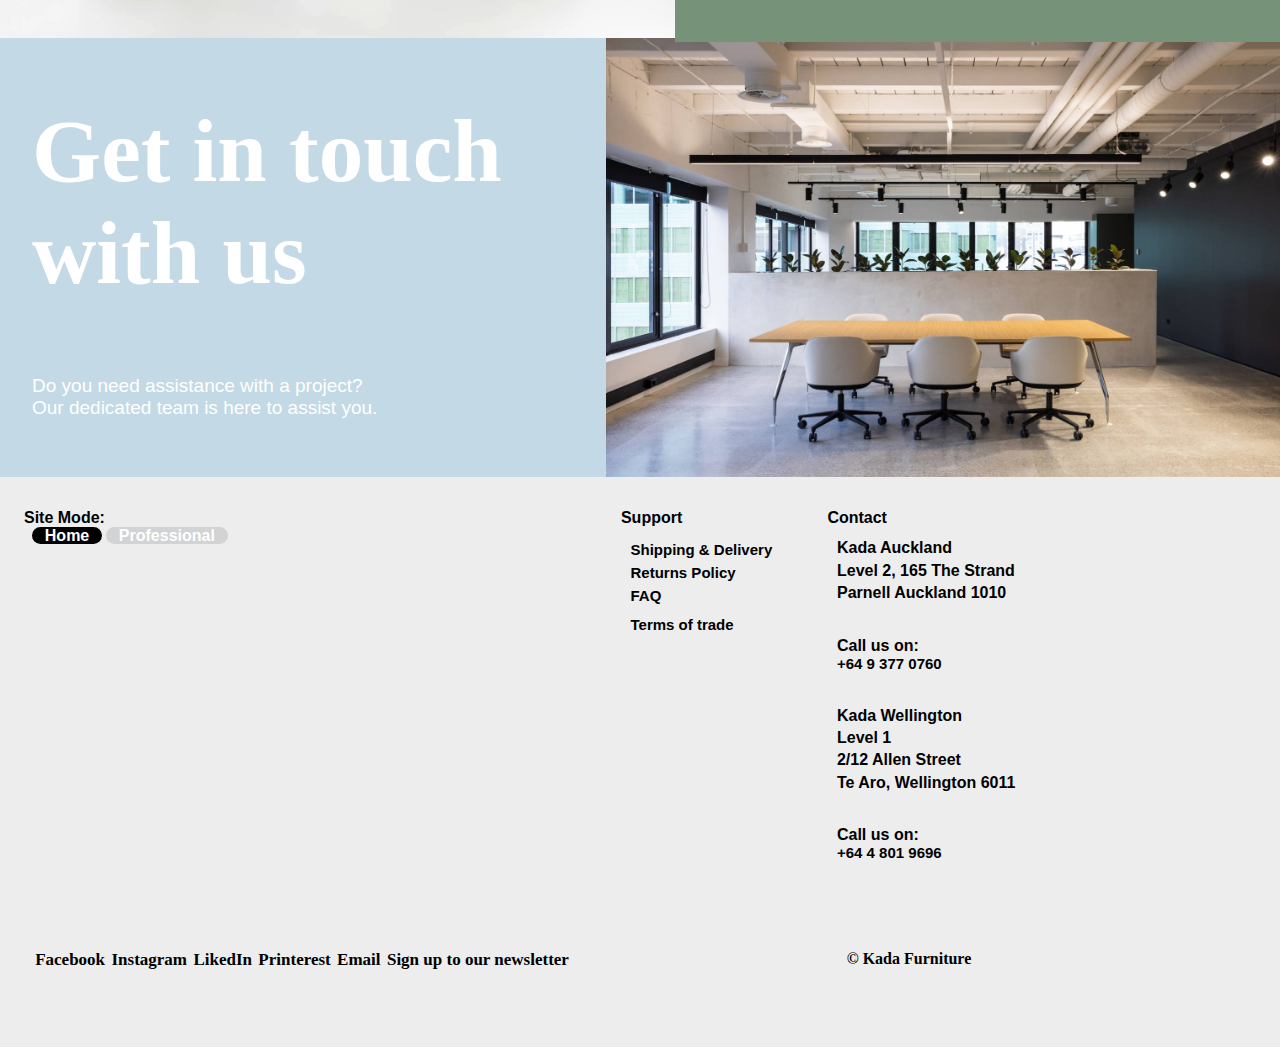
<file: Pages/professional-page/professional.html>
<!DOCTYPE html>
<html lang="en">

<head>
    <meta charset="UTF-8" />
    <meta name="viewport" content="width=device-width, initial-scale=1.0" />
    <title>Commercial and Residential Premium Furniture | Kada</title>

    <!-- Fav-Icon Link-->
    <link rel="shortcut icon" href="/Assets/Icons/favicon-32x32.webp" type="image/x-icon" />

    <!-- default css link -->
    <link rel="stylesheet" href="/CSS/professional-css/default.css" />

    <!-- functionality css link -->
    <link rel="stylesheet" href="/CSS/professional-css/functionality.css" />

    <!-- smartphone css link -->
     <link rel="stylesheet" href="/CSS/professional-css/smartphone.css">
</head>

<body>
    <!-- header (containing the nav) starts here-->
    <header>
        <!--nav  -->
        <nav>
            <menu>
                <li>
                    <input type="checkbox" name="menu-checkbox" id="menu-checkbox" />
                    <label for="menu-checkbox" id="menu-bar"></label>
                </li>

                <!-- top-Nav -->
                <li id="top-nav">
                    <!-- Section containing all the Products -->
                    <section class="allProducts">
                        <!-- SiteMode Switcher Products (Home and Professional products) starts here-->
                        <div class="homeAndProfessionalProducts">
                            <!-- Home Products starts here -->
                            <div class="homeProducts" id="homeProducts">
                                <h4>Home Products</h4>
                                <ul>
                                    <li><a href="">Online Shop</a></li>
                                    <li><a href="">Accessories</a></li>
                                    <li><a href="">Dining & Kitchen</a></li>
                                    <li><a href="">Home Office / Study</a></li>
                                    <li><a href="">Lighting</a></li>
                                    <li><a href="">Living</a></li>
                                    <li><a href="">Short Lead</a></li>
                                    <li><a href="">Clearance Furniture</a></li>
                                </ul>
                            </div>
                            <!-- Home Products ends here -->

                            <!-- Professional Products starts here-->
                            <div class="professionalProducts" id="professionalProducts">
                                <h4>Professional Products</h4>

                                <ul>
                                    <li><a href="">Online Shop</a></li>
                                    <li><a href="">Accessories</a></li>
                                    <li><a href="">Architectural Elements</a></li>
                                    <li><a href="">Chairs</a></li>
                                    <li><a href="">Lighting</a></li>
                                    <li><a href="">Soft Seating</a></li>
                                    <li><a href="">Storage</a></li>
                                    <li><a href="">Tables</a></li>
                                    <li><a href="">Workstations & Desking</a></li>
                                    <li><a href="">Short Lead</a></li>
                                    <li><a href="">Clearance Furniture</a></li>
                                </ul>
                            </div>
                            <!-- Professional Products ends here-->
                        </div>
                        <!-- SiteMode Switcher Products ends here-->

                        <!-- Other Products starts here -->
                        <div class="otherProducts">
                            <!-- Brands -->
                            <div class="brands">
                                <h4>Brands</h4>
                                <ul>
                                    <li><a href="">Actiu</a></li>
                                    <li><a href="">Artek</a></li>
                                    <li><a href="">Dauphin</a></li>
                                    <li><a href="">Framery</a></li>
                                    <li><a href="">NZ Made</a></li>
                                    <li><a href="">Schiavello</a></li>
                                    <li><a href="">Steelcase</a></li>
                                    <li><a href="">Viccarbe</a></li>
                                    <li><a href="">Vitra</a></li>
                                </ul>
                            </div>

                            <!-- Designers -->
                            <div>
                                <h4>Designers</h4>
                                <ul>
                                    <li><a href="">Alvar Aalto</a></li>
                                    <li><a href="">Antonio Citterio</a></li>
                                    <li>
                                        <a href="">Edward Barder <br />
                                            and Jay</a>
                                    </li>
                                    <li><a href="">Osgerby</a></li>
                                    <li><a href="">Ivan Woods</a></li>
                                    <li><a href="">Jasper Morrison</a></li>
                                    <li><a href="">Ronan and Erwan Bourollec</a></li>
                                    <li><a href="">All Designers</a></li>
                                </ul>
                            </div>

                            <!-- Kada -->
                            <div>
                                <h4>Kada</h4>
                                <ul>
                                    <li><a href="">About us</a></li>
                                    <li><a href="">Team</a></li>
                                    <li><a href="/Pages/logistics-page/logistics.html">Kada Logistics</a></li>
                                    <li><a href="">Portfolio</a></li>
                                </ul>
                            </div>

                            <!-- Contact -->
                            <div class="Contact">
                                <h4>Contact</h4>
                            </div>

                            <!-- Search -->
                            <div>
                                <label for="search"></label>
                                <input title="Search for:" placeholder="Search" type="search" name="label" id="" />
                            </div>
                        </div>
                        <!-- Other Products ends here -->
                    </section>

                    <!-- site mode -->
                    <section class="siteMode">
                        <p>Site Mode:</p>
                        <label for="homeMode" class="homeMode" id="homeModeBtn">Home</label>
                        <input type="radio" name="siteModeSwitcher" checked id="homeMode" />

                        <label for="professionalMode" class="professionalMode"
                            id="professionalModeBtn">Professional</label>
                        <input type="radio" name="siteModeSwitcher" id="professionalMode" />
                    </section>
                </li>

                <li id="logo">
                    <a href="/index.html">
                        <svg version="1.1" id="Layer_1" xmlns="http://www.w3.org/2000/svg"
                            xmlns:xlink="http://www.w3.org/1999/xlink" x="0px" y="0px" width="100px" height="36.2px"
                            viewBox="0 0 100 36.2" style="enable-background: new 0 0 100 36.2" xml:space="preserve">
                            <g>
                                <path d="M46.5,13.2v22.4H41v-2.1c-1.8,1.7-4.2,2.7-6.9,2.7c-6.5,0-11.4-5.2-11.4-11.8c0-6.6,4.9-11.8,11.4-11.8
            c2.7,0,5.1,1,6.9,2.7v-2.1H46.5z M40.8,24.4c0-3.6-2.5-6.2-5.9-6.2c-3.4,0-5.9,2.7-5.9,6.2c0,3.6,2.5,6.2,5.9,6.2
            C38.3,30.6,40.8,28,40.8,24.4 M73.3,0v35.6h-5.5v-2.1c-1.8,1.7-4.2,2.7-6.9,2.7c-6.5,0-11.4-5.2-11.4-11.8
            c0-6.6,4.9-11.8,11.4-11.8c2.5,0,4.7,0.9,6.4,2.3V0H73.3z M67.5,24.4c0-3.6-2.5-6.2-5.9-6.2c-3.4,0-5.9,2.7-5.9,6.2
            c0,3.6,2.5,6.2,5.9,6.2C65,30.6,67.5,28,67.5,24.4 M100,13.2v22.4h-5.5v-2.1c-1.8,1.7-4.2,2.7-6.9,2.7c-6.5,0-11.4-5.2-11.4-11.8
            c0-6.6,4.9-11.8,11.4-11.8c2.7,0,5.1,1,6.9,2.7v-2.1H100z M94.3,24.4c0-3.6-2.5-6.2-5.9-6.2c-3.4,0-5.9,2.7-5.9,6.2
            c0,3.6,2.5,6.2,5.9,6.2C91.8,30.6,94.3,28,94.3,24.4 M13.4,24.4l10.5,11.2h-8L6.2,24.4L16,13.2h8L13.4,24.4z M0,35.6h6.2V24.4
            L0,31.5V35.6z M0,0v17.3l6.2,7.1V0H0z"></path>
                            </g>
                        </svg>
                    </a>
                </li>
            </menu>
        </nav>
    </header>
    <!-- header ends here-->

    <!-- Main starts here -->
    <main>
        <!-- After Pay Section starts here -->
        <section class="afterPaySection" id="afterPaySection">
            <div class="afterPayText">
                <p>Afterpay is now available online.</p>

                <div>
                    <label for="close-checkbox"> Close </label>
                    <input type="checkbox" name="" id="close-checkbox" />
                </div>
            </div>
        </section>
        <!-- After Pay Section ends here -->

        <!-- framery smart section starts here -->
        <section class="framery-section">

            <div>
                <h2><a href="">Framery Smart <br>
                        Pods</a></h2>
                <a href="" class="framery-description-link">The new generation of Framery smart pods</a>
            </div>

            <div>
                <a href="">
                    <img src="/Assets/Images/professional-image/image-one.jpg" alt="image-one">
                </a>
            </div>


        </section>
        <!-- framery smart section ends here -->

        <!-- steel case section starts here -->
        <section class="steel-case-section">

            <!--steel case description section -->
            <section>

                <!-- description text -->
                <div>
                    <p>Meet Steelcase's First Carbon Neutral Product</p>

                    <h3> <a href=""> Series 1 <br>
                            by Steelcase</a></h3>
                </div>

                <!-- description image -->
                <!-- <a href="" class="description-img-link"> -->
                    <div>
                        <img src="/Assets/Images/professional-image/image-two.jpg" alt="image-two">
                    </div>
                <!-- </a> -->

                </secction>

            </section>


            <!-- steel-chair image section -->
            <section>
                <a href="">
                    <img src="/Assets/Images/professional-image/image-three.jpg" alt="image-three">
                </a>

            </section>


        </section>
        <!-- steel case section ends here -->

        <!-- designer table section starts  here -->
        <section class="designer-table-section">

            <!-- scrulptural designer table section starts here -->
            <div>
                <p>Sculptural designer table</p>
                <a href>
                    <img src="/Assets/Images/professional-image/image-four.jpg" alt="image-four">
                </a>
            </div>

            <!-- scrulptural designer table section ends here -->

            <!-- Burin table section starts here -->
            <section>
                <div>
                    <h3><a href="">Burin Table</a></h3>
                    <p><a href="">Designed by Patricia Urquiola, Burin table's silhouette <br>
                            plays tribute to the traditional wood carving tools.</a></p>
                </div>

              
                    <div>
                        <a href="">
                        <img src="/Assets/Images/professional-image/image-five.jpg" alt="image-five">
                    </a>
                    </div>
                
            </section>
            <!-- Burin table section starts here -->

        </section>
        <!-- designer table section ends  here -->

        <!-- dancing wall section starts here -->
        <section class="dancing-wall-section">

            <a href="">
                <img src="/Assets/Images/professional-image/image-six.jpg" alt="image-six">
            </a>

          
                <div>
                    <p><a href=""> A Dividing Wall by Vitra</a></p>

                    <h3><a href="">Dancing Wall</a></h3>

                    <p><a href="">Manage the unpredictability of your work place using Vitra Dancing Wall to create zones, while
                        utilising its vertical surface adaptability</a></p>
                </div>
         
        </section>
        <!-- dancing wall section ends here -->

        <!-- framery one section starts here -->
        <section class="framery-one-section">

            <!-- framery text div -->
            <div>
                <p><a href="">Framery One</a></p>

                <p><a href=""></a>The World's Most Advanced Soundproof Office Pod</a> </p>

                
                    <div>
                        <!-- <a href=""> -->
                        <img src="/Assets/Images/professional-image/image.seven.jpg" alt="image-seven">
                    <!-- </a> -->
                    </div>
                
            </div>

            <!-- framery image -->
<div>
    <a href=""><img src="/Assets/Images/professional-image/image-eight.jpg" alt="image-eight"></a>
    <p><a href="">Framery</a></p>
</div>
            
        </section>
        <!-- framery one section ends here -->

        <!-- noom 40 stool section starts here -->
        <section class="noom-stool-section">

<div>
   <p><a href="">By Actiu</a></p> 

 <h3><a href="">Noom 40 Stool</a></h3>

 <p><a href="">The Noom 40 stool was created to humanize spaces, with a friendly, elegant and most importantly comfortable design.</a></p>

</div>
              
            <a href=""> <img src="/Assets/Images/professional-image/image-nine.jpg" alt="image-nine"></a>
        </section>
        <!-- noom 40 stool section ends here -->


        <!-- home @ work section starts here -->
        <section class="home-work-section">
            
            <a href=""><img src="/Assets/Images/professional-image/image-ten.jpg" alt="image-ten"></a>

            <div>
                <p><a href="">Soft Work by Vitra</a></p>
                <h3><a href="">Home @ work</a></h3>
                <p ><a href="">Home @ Work
                        "The workstation is going the same way as the dining room — it’s disappearing as an archetype.
                        The desk has had its day. With mobile technology you need a place to sit occasionally, or a
                        comfortable place to hang out"</a></p>

                <p><a href="">— Edward Barber and Jay Osgerby <br>
                        (Designers of Soft Work by Vitra)</a></p>

            </div>
        </section>
        <!-- home @ work section ends here -->

        <!-- get in touch section starts here-->
        <section class="get-in-touch-section">
            <div>
                <h3><a href="">Get in touch <br> with us</a></h3>
                <p> <a href=""> Do you need assistance with a project? <br>
                        Our dedicated team is here to assist you.</a></p>
            </div>

            <a href="">
                <img src="/Assets/Images/professional-image/image-eleven.jpg" alt="">
            </a>

        </section>
        <!-- get in touch section ends here-->

    </main>
    <!-- Main ends here -->

    <!-- footer starts here -->
    <footer>
        <!-- section one  containing: Site mode, support and contact starts here-->
        <section class="section-one">
            <!-- Site Mode div starts here -->
            <div>
                <p>Site Mode:</p>

                <label for="Home-radio" class="Home-btn" id="Home-btn">Home</label>
                <input type="radio" name="selection-checkbox" id="Home-radio" />

                <label for="Professional-radio" class="Professional-btn" id="Professional-btn">Professional</label>
                <input type="radio" name="selection-checkbox" id="Professional-radio" />
            </div>
            <!-- Site Mode div ends here -->

            <!-- support and contact details section starts here -->
            <section class="support-and-contact-section">
                <!-- support details -->
                <div class="support-details">
                    <p>Support</p>
                    <ul>
                        <li><a href="">Shipping & Delivery</a></li>
                        <li><a href="">Returns Policy</a></li>
                        <li><a href="">FAQ</a></li>
                        <li><a href="">Terms of trade</a></li>
                    </ul>
                </div>

                <!-- contact details-->
                <div class="contact-details">
                    <p>Contact</p>
                    <ul>
                        <li>
                            <address>
                                Kada Auckland <br />
                                Level 2, 165 The Strand <br />
                                Parnell Auckland 1010
                            </address>
                        </li>

                        <li>
                            Call us on: <br />
                            <a href="+64 9 377 0760">+64 9 377 0760</a>
                        </li>

                        <li>
                            <address>
                                Kada Wellington <br />
                                Level 1 <br />
                                2/12 Allen Street <br />
                                Te Aro, Wellington 6011
                            </address>
                        </li>

                        <li>
                            Call us on: <br />
                            <a href="+64 4 801 9696">+64 4 801 9696</a>
                        </li>
                    </ul>
                </div>
            </section>
            <!-- support and contact details section ends here -->
        </section>
        <!-- section one  ends here -->

        <!-- section two containing: Social handles, newsPaper and copyright starts here -->
        <section class="section-two">
            <ul>
                <li><a href="">Facebook</a></li>
                <li><a href="">Instagram</a></li>
                <li><a href="">LikedIn</a></li>
                <li><a href="">Printerest</a></li>
                <li><a href="">Email</a></li>
                <li><a href="">Sign up to our newsletter</a></li>
            </ul>

            <p>&copy; Kada Furniture</p>
        </section>
        <!-- section two ends here -->
    </footer>
    <!-- footer ends here -->

    <!-- js script -->
    <script src="/javaScript/professional.js"></script>
</body>

</html>
</file>
<file: CSS/logistics-css/functionality.css>
/* header starts here */
#menu-checkbox {
display: none;
}

#menu-checkbox:checked ~ #menu-bar::before {
transform: rotate(40deg);
position: absolute;
top: 2.5rem;
transition: transform 0.2s ease;
}

#menu-checkbox:checked ~ #menu-bar::after {
transform: rotate(-50deg);
transition: transform 0.2s ease;
}

menu:has(> li:first-child > #menu-checkbox:checked) > #top-nav {
display: block;
opacity: 1;
animation: slideAndFade 0.25s ease-in-out;
}

@keyframes slideAndFade {
from {
opacity: 0;
transform: translateY(-100%);
}

to {
opacity: 1;
transform: translateY(0);
transition: transform;
}
}

menu:has(> li:first-child > #menu-checkbox:checked) > #logo {
display: none;
}

input[type='radio'] {
display: none;
}

.homeMode:hover:has(~ #homeMode) {
background-color: #000;
color: #fff;
}

/* header ends here */

/* afterPaySection starts here*/
.afterPaySection:has(> .afterPayText > div > #close-checkbox:checked) {
display: none;
}

section div > div input[type='checkbox'] {
display: none;
}
/* afterPaySection ends here*/
</file>
<file: CSS/logistics-css/smartphone.css>
@media screen and (max-width: 320px) {
body {
    overflow-x: hidden;
width: 320px;
}

header {
height: 58.25px;
width: 320px;
}

header nav menu li:last-child {
margin-right: 2rem;
}

header nav menu li a svg {
width: 64px;
height: 23.1562px;
}

main{
    width: fit-content;
}

/* afterPaySection starts here*/
.afterPaySection {
width: 320px;
height: fit-content;
padding-inline: 0px;
}

.afterPaySection label {
padding: 4.368px 9.984px;
margin-right: 9.984px;
}

.afterPayText {
display: flex;
padding-inline: 0rem;
}

.afterPayText p {
margin-left: 0%;
font-size: 15px;
}

/* logistics section starts here */
.logistics {
display: flex;
flex-direction: column;
padding-block: 2.3%;
padding-inline: 0.6rem;
margin-top: 58.25px;
width: 310px;
}

h2 {
margin-top: 8%;
letter-spacing: -0.832px;
font-size: 42px;
width: 288px;
height: 41.5938px;
padding-inline: 1rem;
font-weight: 100;
}

.logistics > div {
width: 320px;
padding-block: 1rem;
padding-inline: 0.6rem;
}

div > p {
padding-block: 0.6rem;
padding-left: 0.5rem;
padding-right: 1.8rem;
font-size: 16px;
text-align: left;
line-height: 21.2784px;
}

/* kada Personalities section starts here */

.kada-personalities {
    display: grid;
width: fit-content;
/* width: 100%; */
grid-template-columns: repeat(1, 1fr);
padding-block: 1%;
padding-inline: 1.7rem;
}

.cards {
width: 146.141px;
height: 257.219px;
}

.cards img {
width: 139.172px;
height: 139.172px;
}

.card-name {
font-size: 18.386px;
width: fit-content;
height: 21.875px;
line-height: 21.8793px;
letter-spacing: -0.36772px;
padding-block: 7.1325px;
padding-inline: 0;
margin-left: 1px;
}

.role {
width: 139.172px;
height: 24.375px;
padding-block: 7.1325px;
line-height: 17.2607px;
margin-bottom: 16px;
font-size: 14.265px;
padding-inline: 0;
margin-left: 1px;
}

.kada-personalities .cards a {
color: #000;
width: 139.172px;
height: 25.5625px;
padding: 0;
line-height: 17px;
margin-left: 1px;
}

/* Gallery Section starts here */

.first-galerry{
    display: flex;
    flex-direction: column;
    height: fit-content;
    width: fit-content;
    padding-block: 14.9592px;
    margin-left: 0.4rem;
    }

.first-galerry img:first-child{
    width: 285.312px;
    height: 380.594px;
    padding-inline:0.7rem;
}

.first-galerry img:last-child{
    display: none;
}

.second-gallery{
    width: fit-content;
    height: fit-content;
    position: relative;
    margin-left: 3.2rem;
    padding-inline: 0;
    padding-block: 3.9rem;
    margin-top: 4rem;
}

.second-gallery-image{
    width: 241.484px;
    height: 156.953px;
padding-inline:0.7rem;
}


.third-gallery{
    height: fit-content;
    width: fit-content;
}

.third-gallery img:first-child{
    width: 256.094px;
height: 341.359px;
margin-right: 8.66%;
}

.third-gallery img:last-child{
   display: none;
}

.fourth-gallery{
    width: fit-content;
    height: fit-content;
    position: relative;
    margin-block: 6rem;
    /* */
}

.fourth-gallery img{
    width: 168.406px;
height: 126.297px;
position:static ;
/* top: 17%; */
top: 0;
right: 0;
/* right: 11%; */
z-index: 2;
}

.fifth-gallery{
    display: flex;
    flex-direction: column;
    justify-content: space-between;
    width: fit-content;
    /* width: 100%; */
}


.fifth-gallery img:first-child{
    width: 285.312px;
height: 380.312px;
}

.fifth-gallery img:last-child{
    display: none;
}

/* footer starts here */

footer {
    
width: 320px;
height: fit-content;
margin-top: 60.75px;
padding-left: 1.9rem;
}

.section-one {
display: flex;
flex-direction: column;
justify-content: baseline;
}

.section-one div{
    padding-block: 17px
}

.site-mode{
    text-decoration: none;
}

.support-and-contact-section {
display: flex;
flex-direction: column;
margin-right: 4%;
}

.support-details {
width: 218.45px;
height: 198.94px;
padding-inline: 0%;
}

.contact-details li {
margin-top: 0rem;
}

.support-details p,
    .contact-details p{
        text-decoration: underline;
    }


/* section two containing: Social handles, newsPaper and copyright starts here*/
.section-two {
display: flex;
flex-direction: column;
width: fit-content;
height: 126.625px;
/*  */
justify-content: baseline;
}

.section-two ul {
display: flex;
flex-wrap: wrap;
}

.section-two ul li:last-child {
padding-inline: 0.2rem;
padding-top: 8%;
}

.section-two p {
padding-left: 1%;
margin-top: 2%;
}
}

/* screen size of 480px */

@media screen and (max-width: 480px) {
    body {
        overflow-x: hidden;
    width: 460px;
    }
    
    header {
        width: 480px;
        height: 88.3906px;
        z-index: 1;
    }
    
    header nav menu li:last-child {
    margin-right: 2rem;
    }
    
    header nav menu li a svg {
    width: 64px;
    height: 23.1562px;
    }
    
    main{
        margin-top: 15%;
        width: 480px;
    }
    
    /* afterPaySection starts here*/
    .afterPaySection {
    width: 480px;
        height: fit-content;
    padding-inline: 2rem;
    }
    
    .afterPaySection label {
    padding: 4.368px 9.984px;
    margin-right: 9.984px;
    }
    
    .afterPayText {
    display: flex;
    padding-inline: 0rem;
    }
    
    .afterPayText p {
    margin-left: 0%;
    font-size: 23px;
    }
    
    /* logistics section starts here */
    .logistics {
    display: flex;
    flex-direction: column;
    padding-block: 2.3%;
    padding-inline: 0.6rem;
    margin-top: 58.25px;
    width: 310px;
    }
    
    h2 {
    margin-top: 16%;
    letter-spacing: -1.248px;
    font-size: 62.4px;
    width: 432px;
height: 62.3906px;
    padding-inline: 1rem;
    font-weight: 100;
    }
    
    .logistics > div {
    width: 474px;
    line-height: 27.4176px;
    padding-block: 1rem;
    padding-inline: 0.6rem;
    }
    
    div > p {
        letter-spacing: 0.367px;
    padding-block: 0.6rem;
    padding-left: 0.5rem;
    padding-right: 1.8rem;
    font-size: 23.04px;
    text-align: left;
    line-height: 29.4176px;
    }
    
    /* kada Personalities section starts here */
    
    .kada-personalities {
        display: grid;
    width: fit-content;
    /* width: 100%; */
    grid-template-columns: repeat(1, 1fr);
    padding-block: 1%;
    padding-inline: 1.7rem;
    }
    
    .cards {
        width: 221.266px;
        height: 415.625px;
    }
    
    .cards img {
        width: 210.734px;
        height: 210.734px;
    }
    
    .card-name {
        font-size: 27.84px;
        width: 210.734px;
        height: 33.125px;
    line-height: 33.1296px;
    letter-spacing: -0.5568px;
    padding-block: 27.1325px;
    padding-inline: 0;
    margin-left: 1px;
    }
    
    .role {
        width: 210.734px;
    padding-block: 7.1325px;
    line-height: 26.136px;
    margin-bottom: 16px;
    font-size: 21.6px;
    padding-inline: 0;
    margin-left: 1px;
    }
    
    .kada-personalities .cards a {
    color: #000;
    width: 139.172px;
    height: 25.5625px;
    padding: 0;
    font-size: 21.6px;
    line-height: 17px;
    margin-left: 1px;
    }
    
    /* Gallery Section starts here */
    
    .first-galerry{
        display: flex;
        flex-direction: column;
        height: fit-content;
        width: fit-content;
        padding-block: 14.9592px;
        margin-left: 0.4rem;
        }
    
    .first-galerry img:first-child{
        width: 446px;
height: 576.281px;
        padding-inline:0.7rem;
    }
    
    .first-galerry img:last-child{
        display: none;
    }
    
    .second-gallery{
        width: fit-content;
        height: fit-content;
        position: relative;
        margin-left: 4.3rem;
        padding-inline: 0;
        padding-block:  73.125px;
        margin-top: 4rem;
    }
    
    .second-gallery-image{
        width: 365.625px;
height: 237.656px;
    padding-inline:0rem;
    margin-top: 73px;
    z-index: -1;
}


.third-gallery{
    height: fit-content;
    width: fit-content;
    margin-left: 0.2rem;
}

.third-gallery img:first-child{
        width: 387.75px;
        height: 516.859px;
    margin-top:  77.5469px;
    margin-right: 8.98%;
    }
    
    .third-gallery img:last-child{
       display: none;
    }
    
    .fourth-gallery{
        width: fit-content;
        height: fit-content;
        position: relative;
        margin-block: 6rem;
        margin-left: 11rem;
    }
    
    .fourth-gallery img{
        width: 255px;
        height: 191.25px;
    position:static;
    top: 0;
    right: 0;
    z-index: 2;
    }
    
    .fifth-gallery{
        display: flex;
        flex-direction: column;
        justify-content: space-between;
        width: fit-content;
        margin-left: 0.9rem;
    }
    
    
    .fifth-gallery img:first-child{
        width: 432px;
        height: 575.844px;
    padding-inline:0.7rem;
    }
    
    .fifth-gallery img:last-child{
        display: none;
    }
    
    /* footer starts here */
    
    footer{
    width: 480px;
    height: fit-content;
    margin-top: 70.75px;
    padding-left: 1.9rem;
    }
    
    .section-one {
    display: flex;
    flex-direction: column;
    justify-content: baseline;
    }

    .section-one div{
        padding-block: 20px
    }
    
    .section-one a{
font-size: 18px;
    }
    
    .support-and-contact-section {
    display: flex;
    flex-direction: column;
    margin-right: 4%;
    }
    
    .support-details {
    width: 218.45px;
    height: 198.94px;
    padding-inline: 0%;
    }

    
    .contact-details li {
    margin-top: 0rem;
    }
    /* .contact-p{
        font-size: 21.6px;
    } */

    .contact-details address{
        font-size: 18px;
    }

    .support-details p,
    .contact-details p{
        text-decoration: underline;
font-size: 21.6px;
    }

    .support-details a,
    .contact-details a{
        font-size: 18px;
    }

    /* section two containing: Social handles, newsPaper and copyright starts here*/
    .section-two {
    display: flex;
    flex-direction: column;
    width: fit-content;
    height: 126.625px;
    justify-content: baseline;
    }
    
    .section-two ul {
    display: flex;
    flex-wrap: wrap;
    }
    
    .section-two ul li:last-child {
    padding-inline: 0.2rem;
    padding-top: 8%;
    }

    .section-two ul li a{
        font-size: 18px;
    }
    
    .section-two p {
    padding-left: 1%;
    margin-top: 2%;
    font-size: 18px;
    }
    }
</file>
<file: CSS/logistics-css/tablet.css>
body {
    width: 767px;
    }
    
    header {
        width: 767px;
        height: 139.391px;
        z-index: 1;
        padding-block: 36.1947px;
    }
    
    header nav menu li:last-child {
    margin-right: 2rem;
    }
    
    header nav menu li a svg {
    width: 104px;
    height: 29.913px
    }
    
    main{
        /* margin-top: 25%; */
        width:767px;
    }
    
    /* afterPaySection starts here*/
    .afterPaySection {
    width: 767px;
        height: fit-content;
    padding-inline: 4rem;
    }
    
    .afterPaySection label {
    padding: 10.368px 20.984px;
    margin-right: 9.984px;
    font-size: 26.816px;
    border-radius: 35px;
    }
    
    .afterPayText {
    display: flex;
    padding-inline: 0rem;
    }
    
    .afterPayText p {
    margin-left: 0%;
    font-size: 26.816px;
    }
    
    /* logistics section starts here */
    .logistics {
    display: flex;
    flex-direction: column;
    padding-block: 2.3%;
    padding-inline: 0.6rem;
    margin-top: 58.25px;
    
    }
    
    h2 {
    margin-top: 16%;
    letter-spacing: -1.9942px;
    font-size: 99.71px;
    width: 690.312px;
height: 99.7031px;
line-height: 99.71px;
    padding-inline: 1rem;
    font-weight: 100;
    }
    
    .logistics > div {
        width: 760px;
height: fit-content;
line-height:36.1947px;
    padding-block: 1rem;
    padding-inline: 0.6rem;
    }
    
    div > p {
        letter-spacing: 0.367px;
    padding-block: 0.6rem;
    padding-left: 0.5rem;
    padding-right: 1.8rem;
    font-size: 36.816px;
    text-align: left;
    line-height: 43.811px;
    }
    
    /* kada Personalities section starts here */
    
    .kada-personalities {
        display: grid;
    width: fit-content;
    grid-template-columns: repeat(2, 1fr);
    padding-block: 1%;
    padding-inline: 1.7rem;
    gap:10px;
    }
    
    .cards {
        width: 353.578px;
        height: 622.391px;
    }
    
    .cards img {
        width: 336.734px;
        height: 336.734px;
    }
    
    .card-name {
        font-size: 44.486px;
        width: 336.734px;
height: 52.9375px;
    line-height: 33.1296px;
    letter-spacing: -0.5568px;
    padding-block: 27.1325px;
    padding-inline: 0;
    margin-left: 1px;
    }
    
    .role {
        width: 336.734px;
height: 100.75px;
    padding-block: 24.1325px;
    line-height: 41.7631px;
    margin-bottom: 16px;
    font-size: 28.515px;
    padding-inline: 0;
    margin-left: 1px;
    }
    
    .kada-personalities .cards a {
    color: #000;
    width: 336.734px;
    height: 100.75px;
    padding: 0;
    font-size: 34.515px;
    line-height: 41.7631px;
    margin-left: 1px;
    }
    
    /* Gallery Section starts here */
    
    .first-galerry{
        display: flex;
        flex-direction: column;
        height: fit-content;
        width: fit-content;
        padding-block: 14.9592px;
        margin-left: 0.6rem;
        }
    
    .first-galerry img:first-child{
        width: 695.312px;
height: 920.875px;
        padding-inline:0;
    }
    
    .first-galerry img:last-child{
        display: none;
    }
    
    .second-gallery{
        width: fit-content;
        height: fit-content;
        position: relative;
        margin-left: 7.3rem;
        padding-inline: 0;
        padding-block:   116.844px;
        margin-top: 4rem;
    }
    
    .second-gallery-image{
        width: 584.25px;
        height: 379.75px;
    padding-inline:0rem;
    margin-top: 73px;
    z-index: -1;
}


.third-gallery{
    height: fit-content;
    width: fit-content;
    margin-left: 1rem;
}

.third-gallery img:first-child{
    width: 619.609px;
    height: 825.938px;
    margin-top:  123.922px;
    margin-right: 9%;
    }
    
    .third-gallery img:last-child{
       display: none;
    }
    
    .fourth-gallery{
        width: fit-content;
        height: fit-content;
        position: relative;
        margin-block: 6rem;
        margin-left: 18.7rem;
    }
    
    .fourth-gallery img{
        width: 407.453px;
        height: 305.578px;
    position:static;
    top: 0;
    right: 0;
    z-index: 2;
    }
    
    .fifth-gallery{
        display: flex;
        flex-direction: column;
        justify-content: space-between;
        width: fit-content;
        margin-left: 0.9rem;
       
    }
    
    
    .fifth-gallery img:first-child{
        width: 690.312px;
        height: 920.172px;
    padding-inline:0;
    }
    
    .fifth-gallery img:last-child{
        display: none;
    }
    
    /* footer starts here */
    
    footer{
    width: 767px;
    height: fit-content;
    margin-top: 70.75px;
    padding-left: 1.9rem;
    }

    
    .section-one {
    display: flex;
    flex-direction: column;
    justify-content: baseline;
    }

    /* .section-one div{
        padding-block: 41.7631px;
    }
     */
   .section-one div p{
    font-size: 28px;
    /* padding-top: 3rem; */
    margin-block: 1rem;
    line-height: 0;
    /* border: 1px solid red; */
   } 

   footer label{
    padding-block: 0.6rem;
    padding-inline: 1rem;
    border-radius:25px;
    font-size: 23px;
    margin-block: 2rem;
    
   }

    .section-one a{
font-size: 30px
    }
    
    .support-and-contact-section {
    display: flex;
    flex-direction: column;
    margin-right: 4%;
    }
    
    .support-details {
    width: 218.45px;
    height: 198.94px;
    padding-inline: 0%;
    }

    .contact-p{
        margin-top: 2rem;
        font-size: 28px;
    }

    .contact-details address{
        font-size: 25px;
        line-height: 31px;
    }

    .support-details p,
    .contact-details p{
        text-decoration: underline;
        font-size: 32px;
    }

    .support-details a,
    .contact-details a{
        font-size: 25px;
    }

    /* section two containing: Social handles, newsPaper and copyright starts here*/
    .section-two {
    display: flex;
    flex-direction: column;
    width: fit-content;
    height: 110.625px;
    justify-content: baseline;
    }
    
    .section-two ul {
    display: flex;
    margin-top: -3rem;
    /* flex-wrap: wrap; */
    }
    
    .section-two ul li:last-child {
    padding-inline: 0.2rem;
    position: absolute;
    left:1.9rem;
    padding-top: 5%;
    }

    .section-two ul li a{
        font-size: 32px;

    }
    
    .section-two p {
    padding-left: 1%;
    margin-top: 2%;
    padding-top: 2%;
    font-size: 32px;
    }
</file>
<file: CSS/logistics-css/desktop.css>
body {
    width:1024px
    }
    
    header {
        width: 767px;
        height: 139.391px;
        z-index: 1;
        padding-block: 36.1947px;
    }
    
    header nav menu li:last-child {
    margin-right: 2rem;
    }
    
    header nav menu li a svg {
    width: 104px;
    height: 29.913px
    }
    
    main{
        /* margin-top: 25%; */
        width:767px;
    }
    
    /* afterPaySection starts here*/
    .afterPaySection {
    width: 767px;
        height: fit-content;
    padding-inline: 4rem;
    }
    
    .afterPaySection label {
    padding: 10.368px 20.984px;
    margin-right: 9.984px;
    font-size: 26.816px;
    border-radius: 35px;
    }
    
    .afterPayText {
    display: flex;
    padding-inline: 0rem;
    }
    
    .afterPayText p {
    margin-left: 0%;
    font-size: 26.816px;
    }
    
    /* logistics section starts here */
    .logistics {
    display: flex;
    flex-direction: column;
    padding-block: 2.3%;
    padding-inline: 0.6rem;
    margin-top: 58.25px;
    
    }
    
    h2 {
    margin-top: 16%;
    letter-spacing: -1.9942px;
    font-size: 99.71px;
    width: 690.312px;
height: 99.7031px;
line-height: 99.71px;
    padding-inline: 1rem;
    font-weight: 100;
    }
    
    .logistics > div {
        width: 760px;
height: fit-content;
line-height:36.1947px;
    padding-block: 1rem;
    padding-inline: 0.6rem;
    }
    
    div > p {
        letter-spacing: 0.367px;
    padding-block: 0.6rem;
    padding-left: 0.5rem;
    padding-right: 1.8rem;
    font-size: 36.816px;
    text-align: left;
    line-height: 43.811px;
    }
    
    /* kada Personalities section starts here */
    
    .kada-personalities {
        display: grid;
    width: fit-content;
    grid-template-columns: repeat(2, 1fr);
    padding-block: 1%;
    padding-inline: 1.7rem;
    gap:10px;
    }
    
    .cards {
        width: 353.578px;
        height: 622.391px;
    }
    
    .cards img {
        width: 336.734px;
        height: 336.734px;
    }
    
    .card-name {
        font-size: 44.486px;
        width: 336.734px;
height: 52.9375px;
    line-height: 33.1296px;
    letter-spacing: -0.5568px;
    padding-block: 27.1325px;
    padding-inline: 0;
    margin-left: 1px;
    }
    
    .role {
        width: 336.734px;
height: 100.75px;
    padding-block: 24.1325px;
    line-height: 41.7631px;
    margin-bottom: 16px;
    font-size: 28.515px;
    padding-inline: 0;
    margin-left: 1px;
    }
    
    .kada-personalities .cards a {
    color: #000;
    width: 336.734px;
    height: 100.75px;
    padding: 0;
    font-size: 34.515px;
    line-height: 41.7631px;
    margin-left: 1px;
    }
    
    /* Gallery Section starts here */
    
    .first-galerry{
        display: flex;
        flex-direction: column;
        height: fit-content;
        width: fit-content;
        padding-block: 14.9592px;
        margin-left: 0.6rem;
        }
    
    .first-galerry img:first-child{
        width: 695.312px;
height: 920.875px;
        padding-inline:0;
    }
    
    .first-galerry img:last-child{
        display: none;
    }
    
    .second-gallery{
        width: fit-content;
        height: fit-content;
        position: relative;
        margin-left: 7.3rem;
        padding-inline: 0;
        padding-block:   116.844px;
        margin-top: 4rem;
    }
    
    .second-gallery-image{
        width: 584.25px;
        height: 379.75px;
    padding-inline:0rem;
    margin-top: 73px;
    z-index: -1;
}


.third-gallery{
    height: fit-content;
    width: fit-content;
    margin-left: 1rem;
}

.third-gallery img:first-child{
    width: 619.609px;
    height: 825.938px;
    margin-top:  123.922px;
    margin-right: 9%;
    }
    
    .third-gallery img:last-child{
       display: none;
    }
    
    .fourth-gallery{
        width: fit-content;
        height: fit-content;
        position: relative;
        margin-block: 6rem;
        margin-left: 18.7rem;
    }
    
    .fourth-gallery img{
        width: 407.453px;
        height: 305.578px;
    position:static;
    top: 0;
    right: 0;
    z-index: 2;
    }
    
    .fifth-gallery{
        display: flex;
        flex-direction: column;
        justify-content: space-between;
        width: fit-content;
        margin-left: 0.9rem;
       
    }
    
    
    .fifth-gallery img:first-child{
        width: 690.312px;
        height: 920.172px;
    padding-inline:0;
    }
    
    .fifth-gallery img:last-child{
        display: none;
    }
    
    /* footer starts here */
    
    footer{
    width: 767px;
    height: fit-content;
    margin-top: 70.75px;
    padding-left: 1.9rem;
    }

    
    .section-one {
    display: flex;
    flex-direction: column;
    justify-content: baseline;
    }

    /* .section-one div{
        padding-block: 41.7631px;
    }
     */
   .section-one div p{
    font-size: 28px;
    /* padding-top: 3rem; */
    margin-block: 1rem;
    line-height: 0;
    /* border: 1px solid red; */
   } 

   footer label{
    padding-block: 0.6rem;
    padding-inline: 1rem;
    border-radius:25px;
    font-size: 23px;
    margin-block: 2rem;
    
   }

    .section-one a{
font-size: 30px
    }
    
    .support-and-contact-section {
    display: flex;
    flex-direction: column;
    margin-right: 4%;
    }
    
    .support-details {
    width: 218.45px;
    height: 198.94px;
    padding-inline: 0%;
    }

    .contact-p{
        margin-top: 2rem;
        font-size: 28px;
    }

    .contact-details address{
        font-size: 25px;
        line-height: 31px;
    }

    .support-details p,
    .contact-details p{
        text-decoration: underline;
        font-size: 32px;
    }

    .support-details a,
    .contact-details a{
        font-size: 25px;
    }

    /* section two containing: Social handles, newsPaper and copyright starts here*/
    .section-two {
    display: flex;
    flex-direction: column;
    width: fit-content;
    height: 110.625px;
    justify-content: baseline;
    }
    
    .section-two ul {
    display: flex;
    margin-top: -3rem;
    /* flex-wrap: wrap; */
    }
    
    .section-two ul li:last-child {
    padding-inline: 0.2rem;
    position: absolute;
    left:1.9rem;
    padding-top: 5%;
    }

    .section-two ul li a{
        font-size: 32px;

    }
    
    .section-two p {
    padding-left: 1%;
    margin-top: 2%;
    padding-top: 2%;
    font-size: 32px;
    }
</file>
<file: CSS/professional-css/default.css>
* {
    margin: 0;
    padding: 0;
    box-sizing: border-box;
}

body {
    scroll-behavior: smooth;
    background-color: #7eb3cd;
}


/* Header starts here*/
header {
    position: fixed;
    top: 0;
    width: 100%;
    z-index: 2;
    background-color: #fff;
}

/* Header Nav starts here */
header nav menu {
    display: flex;
    justify-content: space-between;
    align-items: center;
    height: 80.3px;
}

header nav menu li {
    list-style-type: none;
}

#menu-bar {
    padding-block: 2rem;
    padding-inline: 2.8rem;
    position: relative;
    background: none;
    cursor: pointer;
}

header nav menu li:first-child label:before {
    position: absolute;
    content: "";
    top: 2rem;
    left: 1.9rem;
    width: 30px;
    height: 3px;
    background-color: #000;
    transition: all .2s ease;
}

header nav menu li:first-child label:after {
    position: absolute;
    content: "";
    width: 30px;
    height: 3px;
    top: 2.4rem;
    left: 1.9rem;
    background-color: #000;
    transition: all .2s ease;
}


/* Topnav section starts here */
#top-nav {
    z-index: 2;
    position: absolute;
    top: 4rem;
    height: 100vh;
    width: 100vw;
    display: none;
    opacity: 0;
    background-color: #fff;
    font-family: avenier, sans-serif;
}

.allProducts {
    display: flex;
    width: 1310.75px;
    height: 470px;
    padding-inline: 1.6rem;
    padding-top: 2rem;
}

.allProducts h4 {
    font-weight: 500;
    padding-bottom: 3rem;
    color: #000;
    font-family: avenier, sans-serif;
}


.allProducts>div ul li {
    list-style-type: none;
    width: 178px;
}


.allProducts>div ul li a {
    text-decoration: none;
    color: #000;
    line-height: 1.5rem;
    font-weight: 300;
}

.homeAndProfessionalProducts {
    display: flex;
    flex-direction: column;
}

.homeProducts ul li:nth-child(7) {
    margin-top: 2rem;
}

.professionalProducts {
    display: none;
}

.professionalProducts ul li:nth-child(10) {
    margin-top: 2rem;
}

.otherProducts {
    display: flex;
    margin-left: 10%;
}


.Contact {
    position: relative;
    right: 3rem;
}

input[type="search"] {
    width: 120.31px;
    height: 30.61px;
    border: none;
    outline: none;
    font-size: 16px;
    font-weight: 500;
    position: relative;
    bottom: 0.4rem;
}

input[type="search"]::placeholder {
    color: #757575;
}

/* Site Mode */

.siteMode {
    width: 1310.75px;
    height: 130.11px;
    padding-inline: 1.9rem;
}

.siteMode p {
    font-weight: bold;
    padding-block: 10px;
}

.siteMode label {
    font-family: avenir, sans-serif;
    font-style: normal;
    font-weight: bold;
    font-size: 16px;
    border-radius: 10px;
    border: none;
    cursor: pointer;
    padding-block: 0.2rem;
    padding-inline: 0.8rem;
}

.homeMode {
    background-color: #000;
    color: #fff;
}

.professionalMode {
    background-color: #d1d3d4;
    color: #fff;

}

.homeMode:hover+#professionalMode:checked {
    background-color: #000;
    color: #fff;
}

.professionalModeBtn:hover {
    background-color: #000;
    color: #fff;
}

/* Topnav section ends here */

header nav menu li:last-child {
    margin-right: 3rem;
}

header nav menu li a svg {
    width: 118.83px;
    height: 118.83px;
}

/* header ends here */


/* main starts here */

/* afterPaySection starts here*/
.afterPaySection {
    width: 100%;
    position: fixed;
    bottom: 0;
    height: 94.22px;
    background-color: #e3c4be;
    z-index: 2;
}

.afterPayText {
    display: flex;
    justify-content: space-between;
    align-items: center;
    padding-block: 25.11px;
    padding-inline: 2rem;
}


.afterPayText p {
    margin-left: 15%;
    padding: 0.6rem;
    font-family: avenir, sans-serif;
    font-style: normal;
    font-weight: 200;
    Color: rgb(0, 0, 0);
    font-size: 19px;
    line-height: 23px;
}

.afterPaySection label {
    border-radius: 20px;
    font-family: avenir, sans-serif;
    padding-block: 0.50rem;
    padding-inline: 1rem;
    font-style: normal;
    font-weight: 200;
    color: rgb(0, 0, 0);
    font-size: 16px;
    line-height: 20px;
    border: 2px solid #000;
    background: none;
    transition: all ease .25s;
    cursor: pointer;
}

.afterPaySection label:hover {
    background-color: #000;
    color: #fff;
    transition: all ease .25s;
}

/* afterPaySection ends here*/

/* framery smart section starts here  */

.framery-section {
    padding-top: 5rem;
    width: 100%;
    display: flex;
    flex-direction: column-reverse;
}

.framery-section > div:first-child{
    padding-inline: 1.6rem;
    position: relative;
    bottom: 9rem;
    z-index: 1;
}

h2 a {
    font-family: signifier;
    font-style: normal;
    font-weight: 100;
    color: #fff;
    font-size: 126px;
    line-height: 126px;
    text-decoration: none;
}

.framery-description-link {
    font-family: avenir, sans-serif;
    font-style: normal;
    font-weight: 600;
    color: #fff;
    font-size: 19px;
    line-height: 23px;
    text-decoration: none;
}

.framery-section>div:last-child {
    display: flex;
    justify-content: end;
}

.framery-section>div:last-child>a img {
    width: 887.48px;
    height: 601.81px;
}

/* framery smart section ends here */

/* steel case section starts here */
.steel-case-section{
    display: flex;
    width: 100%;
    position: relative;
    top: 2rem;
    z-index: -1;
}

.steel-case-section section:first-child{
    background-color: #e3c4be;
    flex-basis: 50%;
}

.steel-case-section section:first-child div:first-child{
    padding: 2rem;
}

.steel-case-section section:first-child div:first-child p{
    font-family: avenir, sans-serif;
    font-style: normal;
    font-weight: 400;
    color: #000;
    font-size: 16px;
    line-height: 20px;
 }

.steel-case-section section:first-child  div:first-child a{
    color: #000;
    text-decoration: none;
}

.steel-case-section section:first-child  div:first-child h3{
    font-family: signifier;
    font-style: normal;
    font-weight: 100;
    color: #000;
    font-size: 89px;
    margin-left: -0.3rem;
    line-height: 97px;
}

.steel-case-section section:first-child div:last-child{
    background-color: #fff;
    width: 603.47px;
    height: 381.73px;
    padding-left: 1.7rem;
    padding-block: 1.7rem;
    margin-left: 1.9rem;
    cursor: pointer;
}

.steel-case-section section:first-child div:last-child img{
    width: 548.84px;
    height: 327.25px;
}

.steel-case-section section:last-child{
    flex-basis: 50%;
}

.steel-case-section section:last-child img{
    width: 674.5px;
    height: 756.28px;
}

/* steel case section ends here */

/* designer table section starts here */
.designer-table-section{
    display: flex;
    width: 100%;
   position: relative;
   top: 3.8rem;
   z-index: -1;
}

.designer-table-section div:first-child{
    flex-basis: 50%;
    position: relative;
}

.designer-table-section > div:first-child > p{
  font-family: avenir, sans-serif;
  font-style: normal;
  font-weight: 600;
  color:#000;
  font-size: 16px;
line-height: 20px;
width: 269.8px;
height: 55.02px;
position: absolute;
top: -3rem;
left: 0;
z-index: 1;
padding: 2rem;
}

.designer-table-section div:first-child img{
    width: 674.5px;
    height: 856.28px;
    position: relative;
    top: -3rem;
}

.designer-table-section section{
  flex-basis: 50%;
  position: relative;
    top: -3rem;
  background-color: #c5a261;
}

.designer-table-section section div{
    margin-top: 3rem;
}

.designer-table-section section div a{
    text-decoration: none;
    color: #000;
}


.designer-table-section section div h3{
    font-family: signifier;
    font-style: normal;
    font-weight: 100;
    padding: 2rem;
    font-size: 89px;
    line-height: 97px;
}
  
.designer-table-section section div p{
   font-family: avenir, sans-serif;
   font-style: normal;
   padding-inline: 2.3rem;
   padding-bottom: 2rem;
   font-weight: 300;
   font-size: 19px;
   line-height: 30px;
   /* margin-top: 1rem; */
}

.designer-table-section section div:last-child{
    background-color: #fff;
    width: 603.47px;
    height: 363.06px;
    padding-left: 1.7rem;
    padding-block: 1.7rem;
    height: 366.73px;
    margin-left: 1.9rem;
    margin-top: 2rem; 
    cursor: pointer;
}
 
.designer-table-section section div:last-child img{
    width: 548.84px;
    height: 308.72px;
}
/* designer table section ends  here */

/* dancing wall section starts here */
.dancing-wall-section{
    display: flex;
    position: relative;
    top: 0.5rem;
    z-index: -1;

}

.dancing-wall-section img{
    width: 674.5px;
    height: 449.8px;
}

.dancing-wall-section div{
    flex-basis: 50%;
display: flex;
flex-direction: column;
justify-content: space-between;
    padding-inline: 2rem;
    padding-block:2rem 4rem;
    background-color: #e16454;
}


.dancing-wall-section p:first-child a{
 font-family: avenir, sans-serif;
 font-style: normal;
 font-weight: 600;
 color: #000;
 font-size: 16px;
 line-height: 20px;
 text-decoration: none;
}

.dancing-wall-section h3 a{
   font-family: signifier;
   font-style: normal;
   color: #fff;
   font-size: 89px;
   line-height: 97px;
   text-decoration: none;
}

.dancing-wall-section p:last-child a{
    font-family: avenir, sans-serif;
    font-style: normal;
    font-weight: 300;
    color: #fff;
    font-size: 19px;
    line-height: 23px;
    text-decoration: none;
}
/* dancing wall section ends here */

/* framery one section starts here */
.framery-one-section{
    display: flex;
    position: relative;
    /* top: -9rem; */
}

.framery-one-section div:first-child{
    flex-basis: 50%;
    background-color: #e5cd9e;
    padding: 2rem;
}

.framery-one-section div:first-child p a{
    text-decoration: none;
}

.framery-one-section div:first-child p:first-child a {
    font-family: signifier;
    font-style: normal;
    font-weight: 600;
    color: #000;
font-size: 89px;
line-height: 97px;
width: 512.94px;
height: 188.95px;
}

.framery-one-section div:first-child p{
   font-family: avenir, sans-serif;
   font-style: normal;
font-weight: 300;
color: #000;
font-size: 19px;
line-height: 23px;
padding-block: 0.2rem;
}

.framery-one-section div:first-child > div{
    background-color: #fff;
    width: 603.47px;
    height: 603.47px;
    padding-left: 1.7rem;
    padding-block: 1.7rem;
    height: 366.73px;
    margin-right: -15rem;
    margin-top: 2rem; 
    /* border: 1px solid red; */
    cursor: pointer;
}

.framery-one-section div:first-child > div img{
    /* width: 548.84px; */
    /* height: 548.84px; */
    width: 200px;
    height: 200px;
    border: 1px solid red;
}

.framery-one-section div:last-child img{
width: 674.5px;
height: 895.88px;
}

.framery-one-section div:last-child p a{
    text-decoration: none;
    font-family: signifier;
 font-style: normal;
 font-weight: 600;
 color: #fff;
 font-size: 89px;
line-height: 97px;
position: relative;
padding: 2rem;
top: -14rem;
}
/* framery one section ends here */

/* noom-stool-section starts here */
.noom-stool-section{
    display: flex;
    position: relative;
    top: -6.6rem;
}

.noom-stool-section div {
    display: flex;
    padding: 2rem;
    background-color: #e3c4be;
    flex-direction: column;
    justify-content: space-around;
}

.noom-stool-section div p:first-child a{
    font-family: avenier, sans-serif;
    font-style: normal;
    font-weight: 600;
    color: #000;
    text-decoration: none;
    font-size: 16px;
    line-height: 20px;
}

.noom-stool-section div h3 a{
    font-family: signifier;
color: #fff;
text-decoration: none;
font-size: 89px;
line-height: 97px;
}


.noom-stool-section div p:last-child a{
    font-family: avenir, sans-serif;
font-weight: 600;
text-decoration: none;
color: #fff;
font-size: 19px;
line-height: 23px;
}

.noom-stool-section img{
    width: 674.5px;
    height: 410.17px;
}

/* noom-stool-section ends here */

/* home-work-section starts here */
.home-work-section{
display: flex;
position: relative;
top: -6.8rem;
}

.home-work-section img{
    width:674.5px ;
    height:500.81px;
}

.home-work-section div{
    background-color: #769379;
    display: flex;
    flex-direction: column;
    justify-content: space-between;
    padding: 2rem;
    padding-block: 2rem 4rem;
}

.home-work-section a{
text-decoration: none;
}

.home-work-section div p:first-child a{
    font-family: avenier sans-serif;
    font-style: normal;
    font-weight: 600;
    color: #000;
    font-size: 16px;
    line-height: 20px;
}

.home-work-section div h3 a{
    font-family: signifier;
     color: #fff;
    font-size: 89px;
   line-height: 97px;
}
.home-work-section div h3 + p a{
    font-family: avenier, sans-serif;
   font-style: normal;
   font-weight: 600;
   color: #fff;
   font-size:16px;
    line-height: 20px;
}

.home-work-section  div p:last-child a{
    font-family: avenier, sans-serif;
    font-weight: 600;
   color:#fff;
    font-size:  19px;
   line-height: 23px;
}

/* home-work-section ends here */

/* get-in-touch-section starts here */
.get-in-touch-section{
    display: flex;
    position: relative;
    top: -7.4rem;
    width: 100%;
    z-index: -1;
}

.get-in-touch-section div{
    flex-basis: 50%;
    display: flex;
    padding: 2rem;
    flex-direction: column;
    justify-content: space-around;
    background-color: #c3d9e5;
}

.get-in-touch-section h3 a{
font-size: 89px;
font-family:signifier;
text-decoration: none;
color: #fff;
}


.get-in-touch-section p a{
    font-size: 19px;
    font-family: avenier, sans-serif;
    color: #fff;
    text-decoration: none;
}

.get-in-touch-section img{
    height: 449.8px;

    /* width: 974.5px; */
}
/* get-in-touch-section ends here */

/* main ends here */

/* footer starts here */
footer {
    margin-top: -10%;
    height: 570px;
    background-color: #ededee;
    padding: 2rem;
}


/* section one  containing: Site mode, support and contact starts here */
.section-one {
    display: flex;
    justify-content: space-between;
}

.section-one div p {
    font-size: 1rem;
    font-weight: 600;
    font-family: avenir, sans-serif;
    margin-left: -0.5rem;
}

footer label {
    font-family: avenir, sans-serif;
    background: none;
    font-style: normal;
    font-weight: bold;
    font-size: 16px;
    border-radius: 10px;
    border: none;
    cursor: pointer;
    padding-block: 0.rem;
    padding-inline: 0.8rem;
    margin-bottom: 1rem;
}


.Home-btn {
    background-color: #000;
    color: #fff;
}

.Professional-btn {
    background-color: #d1d3d4;
    color: #fff;
}



/* support-and-contact-section starts here*/
.support-and-contact-section {
    font-family: avenir, sans-serif;
    display: flex;
    margin-right: 19%;
}

.support-details {
    width: 218.45px;
    height: 198.94px;
    padding-inline: 3%;
}

.support-details p,
.contact-details p {
    font-size: 17px;
    font-weight: 600;
}

.support-details ul,
.contact-details ul {
    padding-block: 5%;
}

.support-details li {
    list-style-type: none;
    font-weight: 600;
    padding-top: 0.3rem;
    padding-inline: 0.1rem;
}

.support-details li:last-child {
    padding-block: 0.7rem;
}

.contact-details ul {
    margin-top: -1rem;
}

.contact-details li {
    list-style-type: none;
    margin-top: 0.2rem;
    padding-block: 0.9rem;
    font-weight: 600;
    padding-inline: 0.1rem;
}

.support-details a,
.contact-details a {
    text-decoration: none;
    font-size: 15px;
    font-family: sans-serif;
    color: #000;
    font-weight: 600;
}


.contact-details address {
    font-style: normal;
    font-weight: bold;
    line-height: 1.4rem;
    color: #000;
    /* border: 1px solid pink; */
}

/* support-and-contact-section starts here*/
/* section one  ends here */


/* section two containing: Social handles, newsPaper and copyright starts here*/
.section-two {
    display: flex;
    height: 68.88px;
    margin-top: 4rem;
    justify-content: space-between;
}

.section-two ul {
    display: flex;
}

.section-two ul li {
    list-style-type: none;
    padding-inline: 0.2rem;
}

.section-two ul li a {
    text-decoration: none;
    color: #000;
    font-weight: 600;
    font-size: 17px;
}

.section-two p {
    flex-basis: 50%;
    padding-left: 17%;
    font-weight: 600;
}

/* section two ends here */

/* footer ends here */
</file>
<file: CSS/professional-css/functionality.css>
/* header starts here */
#menu-checkbox {
    display: none;
    }
    
    #menu-checkbox:checked ~ #menu-bar::before {
    transform: rotate(40deg);
    position: absolute;
    top: 2.5rem;
    transition: transform 0.2s ease;
    }
    
    #menu-checkbox:checked ~ #menu-bar::after {
    transform: rotate(-50deg);
    transition: transform 0.2s ease;
    }
    
    menu:has(> li:first-child > #menu-checkbox:checked) > #top-nav {
    display: block;
    opacity: 1;
    animation: slideAndFade 0.25s ease-in-out;
    }
    
    @keyframes slideAndFade {
    from {
    opacity: 0;
    transform: translateY(-100%);
    }
    
    to {
    opacity: 1;
    transform: translateY(0);
    transition: transform;
    }
    }
    
    menu:has(> li:first-child > #menu-checkbox:checked) > #logo {
    display: none;
    }
    
    input[type='radio'] {
    display: none;
    }
    
    .homeMode:hover:has(~ #homeMode) {
    background-color: #000;
    color: #fff;
    }
    
    /* header ends here */
    
    /* afterPaySection starts here*/
    .afterPaySection:has(> .afterPayText > div > #close-checkbox:checked) {
    display: none;
    }
    
    section div > div input[type='checkbox'] {
    display: none;
    }
    /* afterPaySection ends here*/
</file>
<file: CSS/professional-css/smartphone.css>
@media screen and (max-width:320px){
    body{
        width:310px;
    }

    /* afterPaySection starts here*/
.afterPaySection{
    width: 320px;
    height: fit-content;
/* height: 84.7031px; */
padding-inline: 0px;
}

.afterPaySection label{
    padding: 4.368px 9.984px;
    margin-right: 9.984px;
}

.afterPayText{
    display: flex;
    padding-inline: 0rem;
}

.afterPayText p{
    margin-left: 0%;
    font-size: 15px;
}


    /* footer starts here */

    footer{
        width: 320px;
        height: fit-content;
        margin-top: 60.75px;
    }

    .section-one{
        display: flex;
        flex-direction: column;
        justify-content:baseline;
    }

    .section-one div p{
        text-decoration: underline;
        }

    .support-and-contact-section{
        display: flex;
        flex-direction: column;
       margin-right: 4%;
    }

    .support-details{
        width: 218.45px;
        height: 198.94px;
        padding-inline: 0%;
    }

    .contact-details li{
    margin-top: 0rem;
    }

    /* section two containing: Social handles, newsPaper and copyright starts here*/
.section-two{
    display: flex;
    flex-direction: column;
    width: fit-content;
    height: 126.625px;
    /* border: 1px solid red;  */
    justify-content: baseline;
}

.section-two ul{
    display: flex;
  flex-wrap: wrap;
  
}

.section-two ul li:last-child{
    padding-inline: 0.2rem;
    padding-top: 8%;
}

.section-two p{
    padding-left: 1%;
    margin-top: 2%;
}

}
</file>
<file: CSS/Main-page css/main.css>
/* Global Reset */
* {
    margin: 0;
    padding: 0;
    box-sizing: border-box;
}


body {
    height: 100%;
    overflow: hidden;
    /* font-family: ; */
}


/* Header starts here*/
header {
    background-color: #ffffff;
    /* border-bottom: 1px solid red; */
}

/* Header Nav starts here */
header nav menu {
    display: flex;
    justify-content: space-between;
    align-items: center;
    /* border: 1px solid red; */
    height: 80.3px;
}

header nav menu li {
    list-style-type: none;
    /* border: 1px solid green; */
}

header nav menu li button {
    padding-block: 2.3rem;
    width: 101.3px;
    height: 83.3px;
    position: relative;
    background: none;
    border: none;
    cursor: pointer;
}

header nav menu li button:active #top-nav{
    
    display: block;
}


header nav menu li button:before {
    position: absolute;
    content: "";
    top: 1.8rem;
    left: 1.9rem;
    width: 30px;
    height: 3px;
    /* transform: rotate(40deg); */
    background-color: #000;
}

header nav menu li button:after {
    position: absolute;
    content: "";
    width: 30px;
    height: 3px;
    top: 2.5rem;
    left: 1.9rem;
    /* transform: rotate(-60deg); */
    background-color: #000;
}

header nav menu li:nth-child(2) {
    padding-block: 1.26rem;
   text-align: center;
    width: 187.11px;
}

/* Header Nav ends here */

/* Topnav section starts here */
#top-nav{
    /* change this to display block */
    display: none;
}

.allProducts{
    display: flex;
    width: 1310.75px;
    height: 511.05px;
    padding-inline: 1.9rem;
    /* justify-content: space-between; */
    /* height: 100vh; */
}
.allProducts h3{
    padding-bottom: 3rem;
    color: #000000;
    }

.allProducts > div ul li:first-child{
    list-style-type: none;
    width: 188.42px;
}
.allProducts > div ul li{
    list-style-type: none;
    width: 133.81px;
}
.allProducts > div ul li a{
    text-decoration: none;
    color: #000;
    line-height: 20px;
    font-weight: 600;
}

.Contact{
    padding-right: 1.9rem;
}


.brands{
    margin-left: 9rem;
}

input[type="search"]{
    width: 88.31px;
height: 30.61px;

}

/* Site Mode */
.siteMode{
    width: 1310.75px;
    height: 130.11px;
    padding-inline: 1.9rem;
}

.siteMode p{
    font-weight:bold;
    padding-block: 10px;
}

/* Topnav section ends here */

/* header ends here */


/* main starts here */
main {
    width: 100%;
    display: flex;
    height: 90vh;
    display: flex;
}

/* Professional Section */

.Professional-section {
    flex-basis: 50%;
    background-color: #c5a261;
}

.Professional-section a {
    text-decoration: none;
}

.Professional-section img {
    width: 580.55px;
    height: 373.36px;
    float: right;
}

.Professional-section a h2 {
    padding-block: 30px;
    position: absolute;
    bottom: 0;
    margin: 30px;
    font-size: 90px;
    font-weight: 200;
    line-height: 20px;
    color: #ffffff;
    width: 648.8px;
    height: 96.77px;
}

.Professional-section a h2 span{
    padding-inline: 1.5rem;
    float: right;
}


/* Home Section */
.Home-section {
    position: relative;
    flex-basis: 50%;
    background-color: #e3c4be;
}

.Home-section a h2 {
    margin-block: auto;
    padding-block: 30px;
    text-align: right;
    position: absolute;
    top: 3rem;
    font-size: 90px;
    font-weight: 200;
    line-height: 20px;
    color: #000;
    width: 648.8px;
    height: 96.77px;
}


.Home-section a {
    text-decoration: none;
}

.Home-section img {
    width: 580.55px;
    height: 373.36px;
position: absolute;
bottom: 0;
right: 0;
}
</file>
<file: CSS/logistics-css/default.css>
/* Global Reset */
*{
    margin:0;
    padding: 0;
    box-sizing: border-box;
}

body{
    scroll-behavior: smooth;
}


/* Header starts here*/
header {
    position: fixed;
    top: 0;
    width: 100%;
    background-color: #fff;
}

/* Header Nav starts here */
header nav menu {
    display: flex;
    justify-content: space-between;
    align-items: center;
    height: 80.3px;
}

header nav menu li {
    list-style-type: none;
}

#menu-bar {
    padding-block:2rem;
padding-inline: 2.8rem;
    position: relative;
    background: none;
    cursor: pointer;
}

header nav menu li:first-child label:before {
    position: absolute;
    content: "";
    top: 2rem;
    left: 1.9rem;
    width: 30px;
    height: 3px;
    background-color: #000;
    transition: all .2s ease;
}

header nav menu li:first-child label:after {
    position: absolute;
    content: "";
    width: 30px;
    height: 3px;
    top: 2.4rem;
    left: 1.9rem;
    background-color: #000;
    transition: all .2s ease;
}


/* Topnav section starts here */
#top-nav{
    position: absolute;
    top: 4rem;
   height: 100vh;
   width: 100vw;
   display: none;
   opacity: 0;
   background-color: #fff;
    font-family: avenier, sans-serif;
}

.allProducts{
    display: flex;
    width:1310.75px;
    height: 470px;
    padding-inline: 1.6rem;
    padding-top: 2rem;
}

.allProducts h4{
    font-weight: 500;
    padding-bottom: 3rem;
    color: #000;
    font-family: avenier, sans-serif;
    }


.allProducts > div ul li{
    list-style-type: none;
    width: 178px;
}
   

.allProducts > div ul li a{
    text-decoration: none;
    color: #000;
    line-height: 1.5rem;
    font-weight: 300;
}

.homeAndProfessionalProducts{
    display: flex;
    flex-direction: column;
}

.homeProducts ul li:nth-child(7){
    margin-top: 2rem;
}

.professionalProducts{
    display: none;
} 

.professionalProducts ul li:nth-child(10){
    margin-top: 2rem;
}

.otherProducts{
    display: flex;
    margin-left: 10%;
}


.Contact{
    position: relative;
    right: 3rem;
}

input[type="search"]{
width: 120.31px;
height: 30.61px;
border: none;
outline: none;
font-size: 16px;
font-weight: 500;
position: relative;
bottom: 0.4rem;
}

input[type="search"]::placeholder{
    color: #757575;
}

/* Site Mode */

.siteMode{
    width: 1310.75px;
    height: 130.11px;
    padding-inline: 1.9rem;
}

.siteMode p{
    font-weight:bold;
    padding-block: 10px;
}

.siteMode label{
    font-family: avenir, sans-serif;
    font-style: normal;
    font-weight: bold;
  font-size: 16px;
  border-radius: 10px;
  border: none;
  cursor: pointer;
padding-block: 0.2rem;
padding-inline: 0.8rem;
}

.homeMode{
    background-color: #000;
    color: #fff;
    }
    
.professionalMode{
        background-color: #d1d3d4;
        color: #fff;

} 

.homeMode:hover + #professionalMode:checked{
    background-color: #000;
     color: #fff;
}

.professionalModeBtn:hover{
    background-color: #000;
    color: #fff;
}

/* Topnav section ends here */

header nav menu li:last-child {
    margin-right: 3rem;
}

header nav menu li a svg{
    width: 118.83px;
    height: 118.83px;
}

/* header ends here */


/* main starts here */
main{
margin-top: 11%;
}



/* afterPaySection starts here*/
.afterPaySection{
    width: 100%;
    position: fixed;
    bottom: 0;
    height: 94.22px;
background-color: #e3c4be;
}

.afterPayText{
    display: flex;
    justify-content: space-between;
    align-items: center;
    padding-block: 25.11px;
    padding-inline: 2rem;
}


.afterPayText p{
    margin-left: 15%;
}

.afterPaySection label{
    border-radius: 20px;
    font-family:avenir, sans-serif;
    padding-block: 0.50rem;
    padding-inline: 1rem;
font-style: normal;
font-weight: 200;
color:rgb(0, 0, 0);
font-size: 16px;
line-height:20px;
border: 2px solid #000;
background: none;
transition: all ease .25s;
cursor: pointer;
}

.afterPaySection label:hover{
    background-color: #000;
    color: #fff;
    transition: all ease .25s;
}
 
/* afterPaySection ends here*/
    
/* logistics section starts here */
.logistics{
display: flex;
width: 100%;
padding-block: 2.3%;
padding-inline: 2%;
}
        
h2{
font-size: 126px;
width: 50%;
font-weight: 100;
}
            
.logistics > div{
width: 50%;
padding-block: 1rem;
padding-inline: 0.6rem;
}

div > p{
padding: 0.6rem;
font-family: avenir, sans-serif;
font-style: normal;
font-weight: 200;
Color:rgb(0, 0, 0);
font-size: 19px;
line-height: 23px;
}
/* logistics section ends here */



/* kada Personalities section starts here */

.kada-personalities{
    display: grid;
    width: 100%;
    grid-template-columns: repeat(4, 1fr);
 padding-block: 2.3%;
 padding-inline: 2%;
 /* grid-row: 2%; */

}

.cards{
    width: 327.55px;
    height: 482.3px;
}

.cards img{
    width: 297.52px;
}

.card-name{
    font-family: signifier;
font-weight: 100;
color: rgb(0, 0, 0);
font-size: 33px;
line-height: 39px;
}

.role{
font-family: avenir, sans-serif;
font-weight: bold;
font-size: 16px;
line-height: 10px;
}

.card-name,
.role{
    margin-left: -0.7rem;
}

.kada-personalities .cards a{
    color: #000;
}
/* kada Personalities section ends here */



/* Gallery Section starts here */
.Galleries{
padding-left: 2.3%;
padding-right: 3%;
padding-block: 8%;

}

.first-galerry{
    display: flex;
    width: 100%;
    justify-content: space-between;
    height: 100vh;
}

.first-galerry img:first-child{
    width: 406.88px;
    height: 542.77px;
}

.first-galerry img:last-child{
    width: 625.34px;
    height: 469px;
    position: relative;
top: 38%;
z-index: -1;
}

.second-gallery{
    width: 100%;
    height: 100vh;
    padding-block: 20.5%;
    padding-inline: 16%;
}

.second-gallery-image{
    width: 625.34px;
    height: 406.47px;
}

.third-gallery{
    display: flex;
    width: 100%;
    justify-content: space-between;
    height: 100vh;
    margin-block: 10%;
}


.third-gallery img:first-child{
    width: 406.88px;
    height: 542.36px;
    margin-left: 10%;
}

.third-gallery img:last-child{
    width: 406.88px;
    height: 541.95px;
    margin-top: 13%;
}

.fourth-gallery{
    height: 100vh;
    width: 100%;
    position: relative;
}

.fourth-gallery img{
    width: 625.34px;
    height: 469px;
    position: absolute;
    top: 17%;
    right: 11%;
    z-index: -1;
}

.fifth-gallery{
    display: flex;
    justify-content: space-between;
    width: 100%;
}

.fifth-gallery img:first-child{
    width: 406.88px;
    height: 542.36px;
}

.fifth-gallery img:last-child{
    width: 625.34px;
    height: 833.58px;
    margin-top: 20%;
}

/* Gallery Section ends here */

/* main ends here */

/* footer starts here */
footer{
    margin-top: 8%;
    height: 572.73px;
    background-color: #ededee;
    padding: 2%;
}


/* section one  containing: Site mode, support and contact starts here */
.section-one{
    display: flex;
    justify-content: space-between;
}


.section-one div p{
font-size: 1rem;
font-weight: 600;
font-family: avenir, sans-serif;
margin-left: -0.5rem;
}

footer label{
    font-family: avenir, sans-serif;
    background: none;
    font-style: normal;
    font-weight: bold;
  font-size: 16px;
  border-radius: 10px;
  border: none;
  cursor: pointer;
padding-block: 0.2rem;
padding-inline: 0.8rem;
}


.Home-btn{
    background-color: #000;
    color: #fff;
}

.Professional-btn{
    background-color: #d1d3d4;
     color: #fff;
}



/* support-and-contact-section starts here*/
.support-and-contact-section{
    font-family: avenir, sans-serif;
    display: flex;
margin-right: 19%;
}

.support-details{
    width: 218.45px;
    height: 198.94px;
    padding-inline: 3%;
}

.support-details p, 
.contact-details p{
    font-size: 17px;
    font-weight: 600;
}

.support-details ul,
.contact-details ul{
    padding-block: 5%;
    }
    
.support-details li{
    list-style-type: none;
    font-weight: 600;
    padding-top: 0.3rem;
    padding-inline: 0.1rem;
}

.support-details li:last-child{
    padding-block: 0.7rem;
}

.contact-details ul{
    margin-top: -1rem;
}

.contact-details li{
    list-style-type: none;
    margin-top: 0.2rem;
    padding-block: 0.9rem;
    font-weight: 600;
    padding-inline: 0.1rem;
}
 
.support-details a,
.contact-details a{
text-decoration: none;
font-size: 15px;
font-family: sans-serif;
color: #000;
font-weight: 600;
}


.contact-details address{
    font-style: normal;
    font-weight: bold;
    line-height: 1.4rem;
    color: #000;
    /* border: 1px solid pink; */
    }
  /* support-and-contact-section starts here*/ 
  /* section one  ends here */


/* section two containing: Social handles, newsPaper and copyright starts here*/
.section-two{
    display: flex;
    height: 68.88px;
    margin-top: 4rem; 
    justify-content: space-between;
}

.section-two ul{
    display: flex;
}

.section-two ul li{
    list-style-type: none;
    padding-inline: 0.2rem;
}
.section-two ul li a{
    text-decoration: none;
    color: #000;
    font-weight: 600;
    font-size: 17px;
}

.section-two p{
    flex-basis: 50%;
    padding-left: 17%;
    font-weight: 600;
}
/* section two ends here */

/* footer ends here */
</file>
